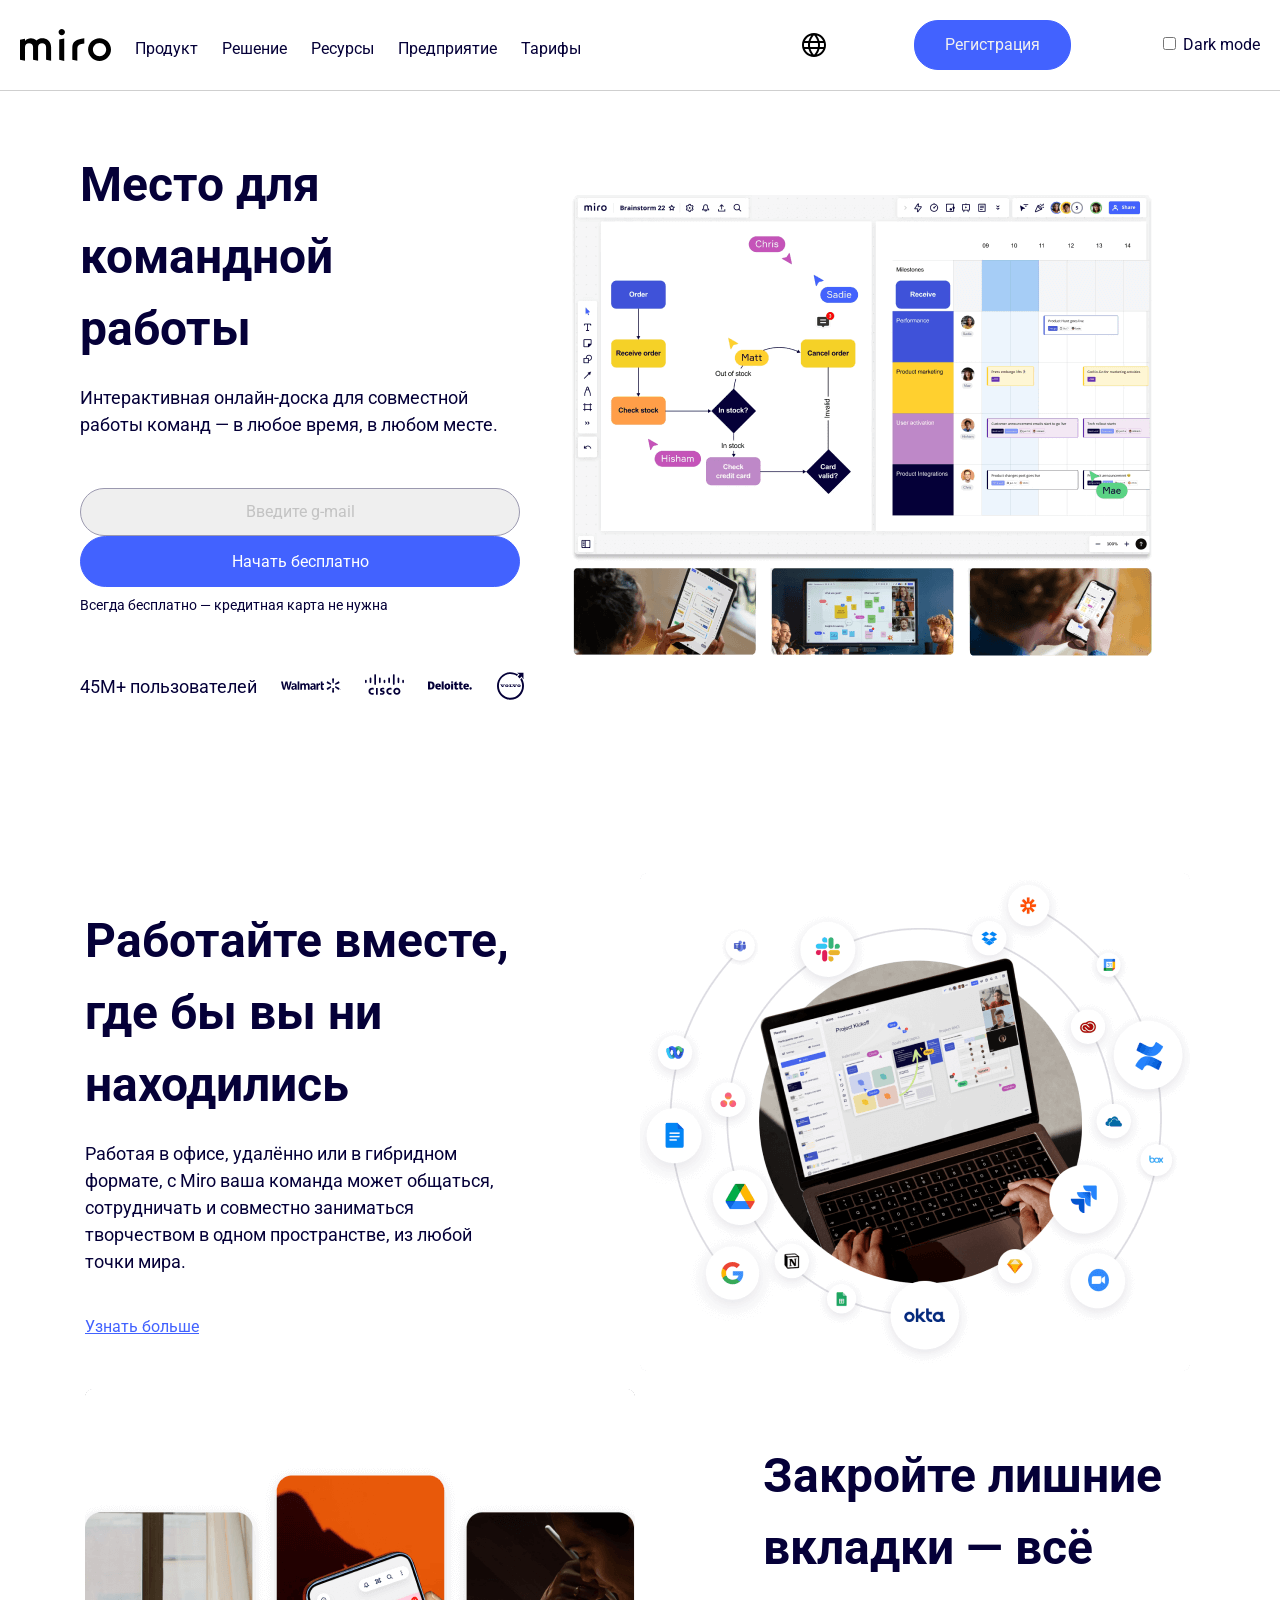
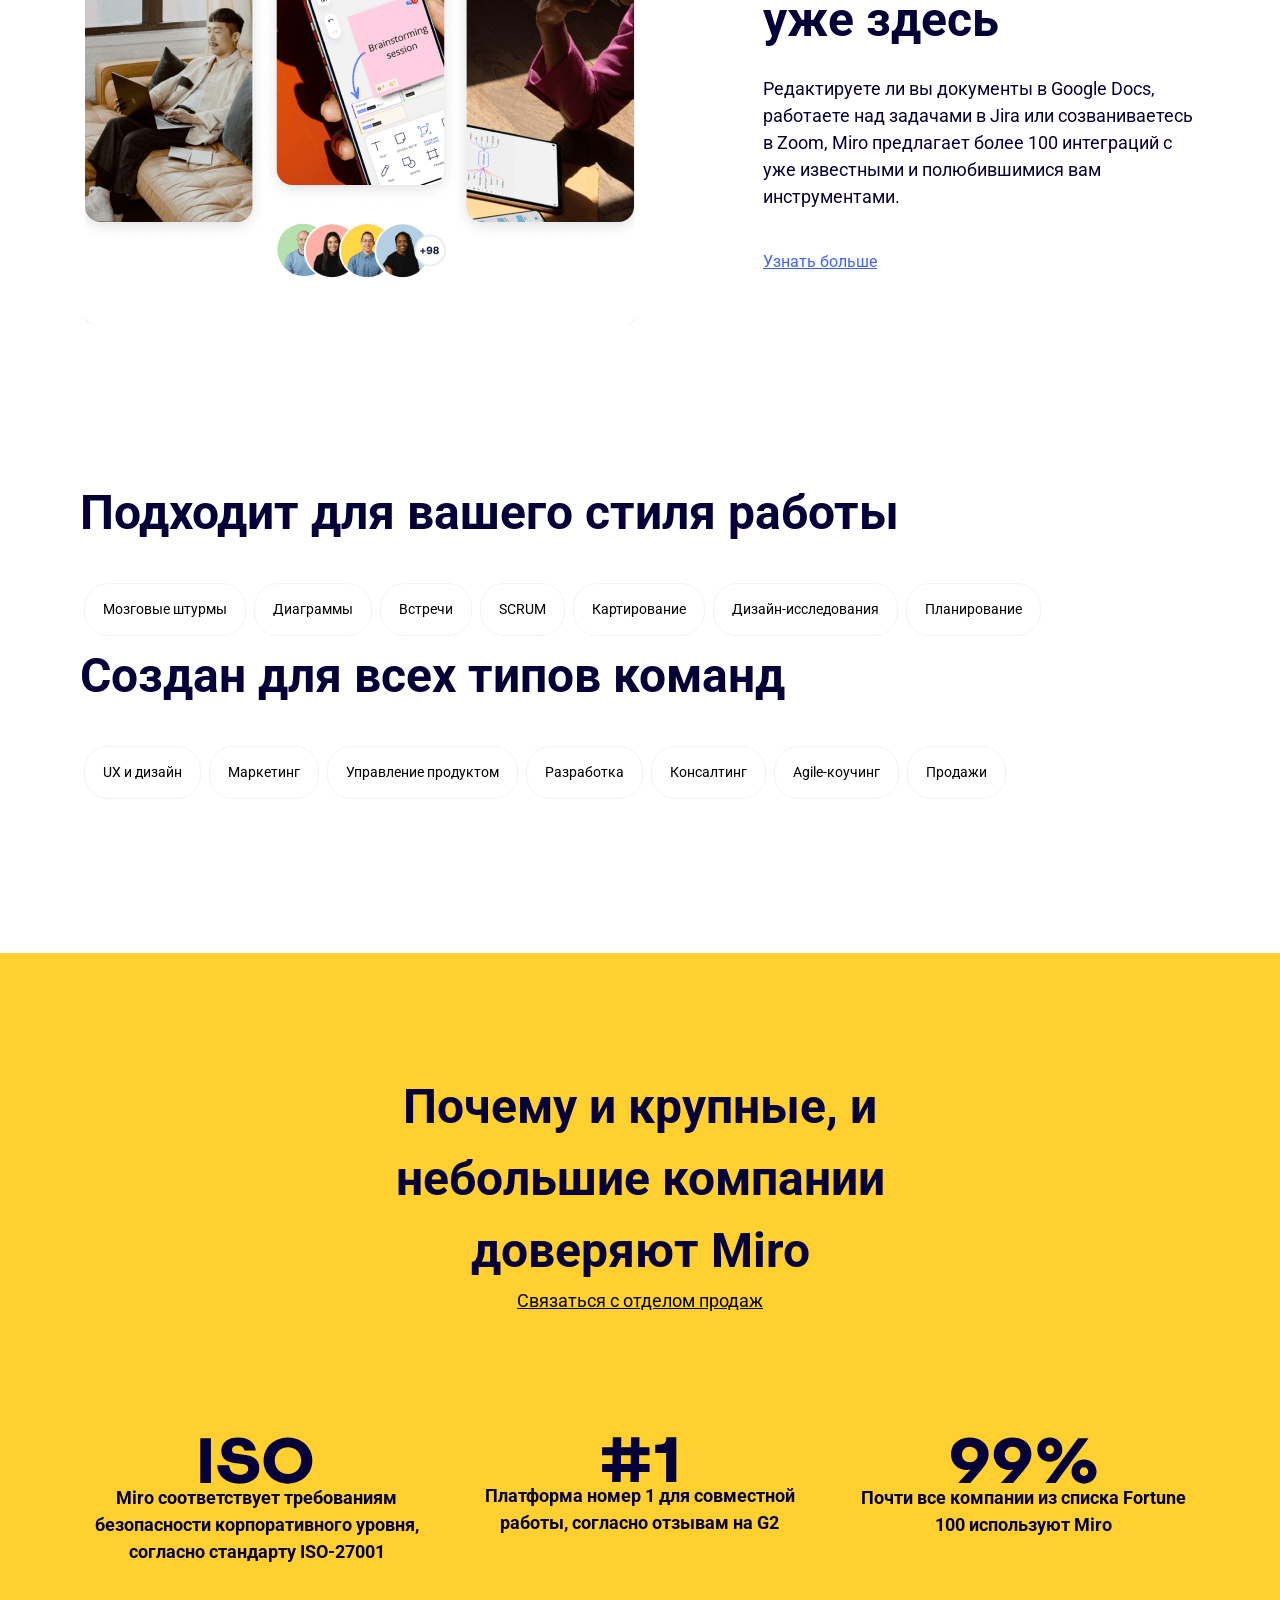
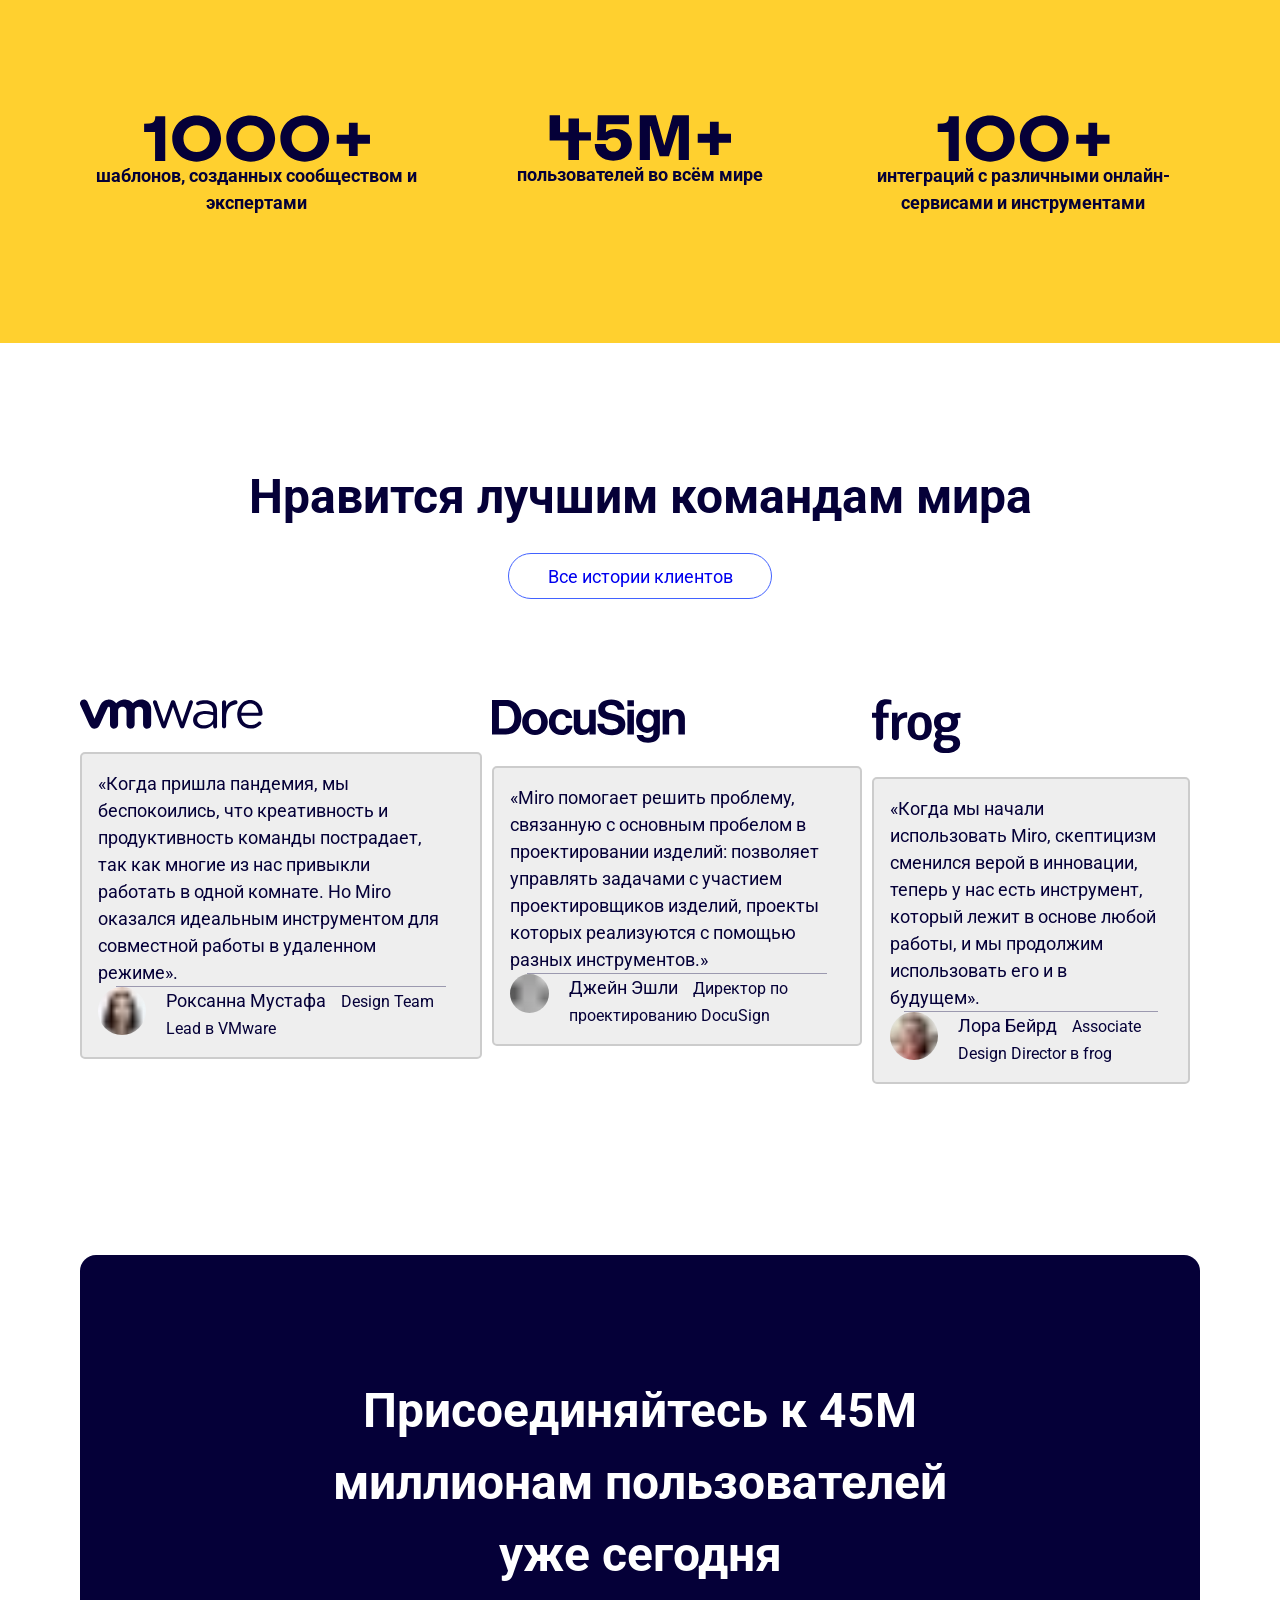
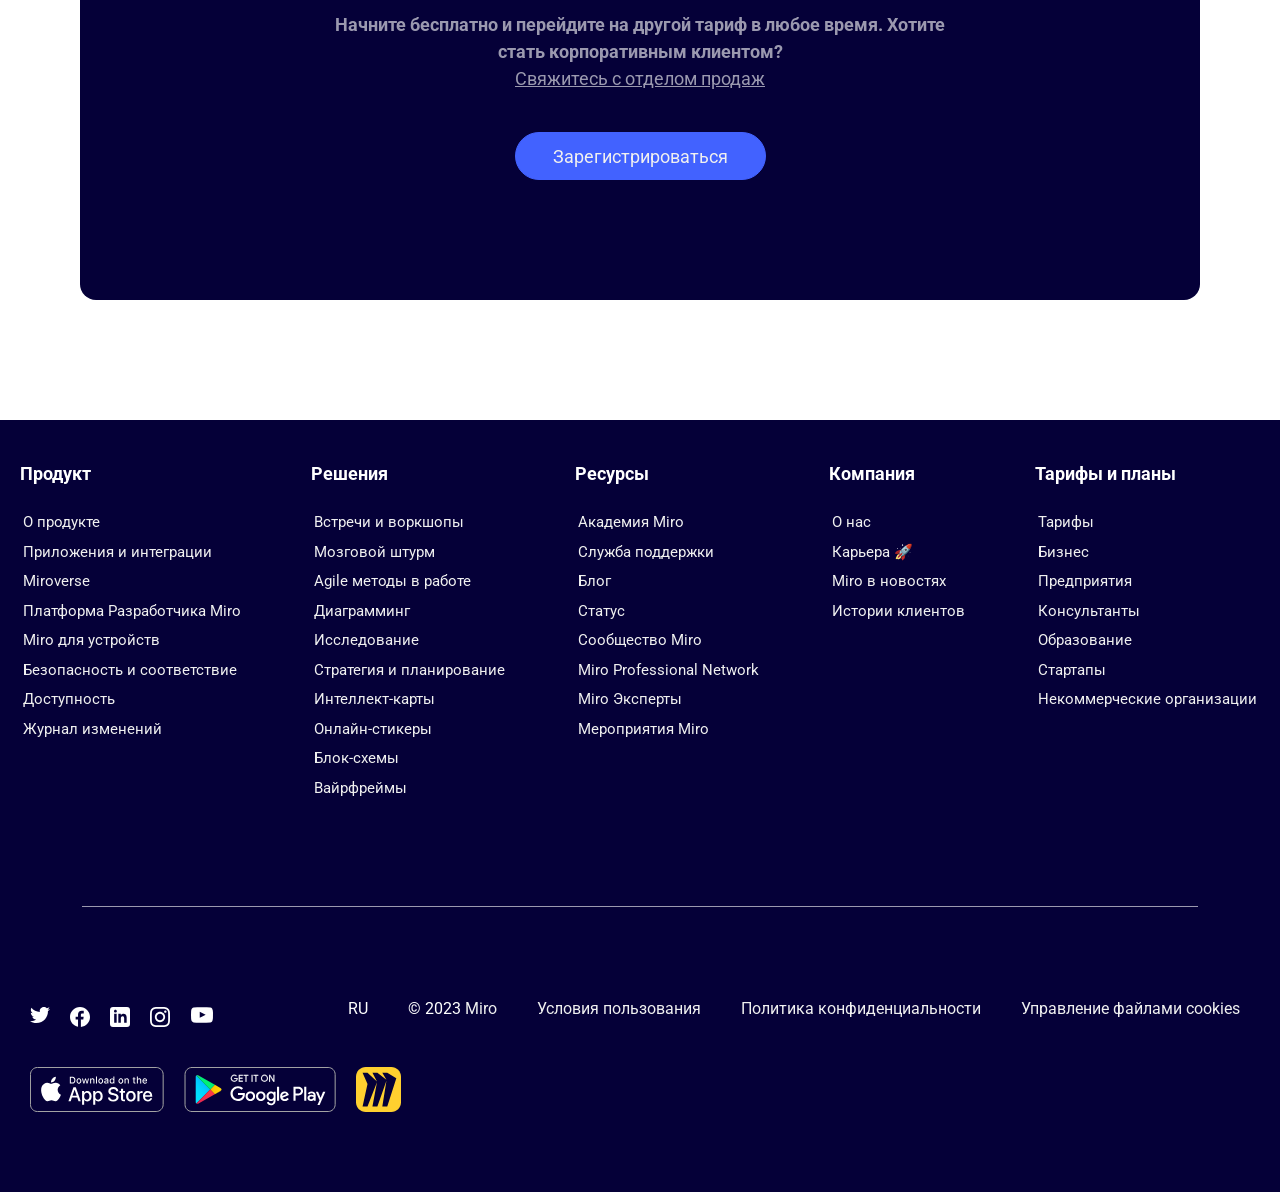
<file: index.html>
<!DOCTYPE html>
<html dir="ltr" lang="ru">



<head>
    <meta charset="UTF-8">
    <meta http-equiv="X-UA-Compatible" content="IE=edge">
    <meta name="viewport" content="width=device-width, initial-scale=1.0">
    <meta name="description" content="Miro">
    <meta property="og:title" content="Миро"/>
    <meta property="og:type" content="article"/>
    <meta property="og:url" content="https://iliaspaski.github.io/jubilant-octo-spork/ " />
    <meta property="og:image" content="https://www.google.com/search?q=%D0%9A%D0%93%D0%91&rlz=1C1GCEU_ruBY1023BY1023&source=lnms&tbm=isch&sa=X&ved=2ahUKEwjggJDkgKL-AhUjnf0HHbaaDxMQ_AUoAXoECAIQAw&biw=1920&bih=969&dpr=1#imgrc=L-80_J6pIG6k1M&imgdii=ZMrC7iaFuck4aM"/>
    <meta property="og:description" content="Миро"/>

    <title>Miro by Ilya.S.</title>
    <link rel="manifest" href="./manifest.webmanifest">
    <!--Google fonts-->
    <link rel="preconnect" href="https://fonts.googleapis.com">
    <link rel="preconnect" href="https://fonts.gstatic.com" crossorigin>
    <link rel="preload" href="https://fonts.googleapis.com/css2?family=Roboto&display=swap" as="style">
    <link href="https://fonts.googleapis.com/css2?family=Roboto&display=swap" rel="stylesheet">
    <!--Google fonts-->
    <link rel="preload" as="style" onload="this.onload=null;this.rel='stylesheet'"
        href="https://unpkg.com/aos@2.3.1/dist/aos.css" rel="stylesheet">
    <link rel="preload" href="https://unpkg.com/aos@2.3.1/dist/aos.css" as="style">
    <link href="https://unpkg.com/aos@2.3.1/dist/aos.css" rel="stylesheet">

    <link href="style.css" rel="stylesheet">
    <link href="media.css" rel="stylesheet">
    <script defer src="https://unpkg.com/aos@2.3.1/dist/aos.js"></script>
    <script defer src="index.js"></script>
    <script defer src="sw.js"></script>
    </head>

<body data-theme>

    <!-- Прелоадер -->
    <div class="preloader">
        <div class="preloader__image"></div>
    </div>


    <header class="header">
        <div class="blockOne">
            <img class="logo" src="img/Logo.svg" alt="logo">
            <ul class="navigation">
                <li>Продукт</li>
                <li>Решение</li>
                <li>Ресурсы</li>
                <li>Предприятие</li>
                <li>Тарифы</li>
            </ul>
        </div>
        <div class="blockToo">
            <img class="lang" src="img/Inet.svg" alt="lang">
            <button class="registr"><a href="https://miro.com/signup/">Регистрация</a></button>
            <label class="switch">
                <input type="checkbox" id="theme-toggle">
                <span class="slider round">Dark mode</span>
              </label>
        </div>
    </header>

    <div class="container">
        <main>
            <div class="introduction">
                <div class="post-1">
                    <h1>Место для командной работы</h1>
                    <div class="description">
                        <p>Интерактивная онлайн-доска для совместной работы команд — в любое время, в любом месте.</p>
                    </div>
                    <button class="input">Введите g-mail</button>
                    <button class="output"><a href="https://miro.com/signup/">Начать бесплатно</a></button>
                    <div class="description__free">
                        Всегда бесплатно — кредитная карта не нужна
                    </div>
                    <div class="partners">
                        <p>45M+ пользователей</p>
                        <svg width="60" height="33" viewBox="0 0 60 33" fill="none" xmlns="http://www.w3.org/2000/svg">
                            <path
                                d="M34.6349 18.02C34.6349 16.5942 34.0297 15.3345 31.9826 15.3345C30.9323 15.3345 30.0981 15.6363 29.6457 15.9005L29.9772 17.0444C30.3937 16.7809 31.0583 16.5639 31.6855 16.5639C32.7218 16.5625 32.8916 17.1536 32.8916 17.5336V17.6252C30.6293 17.6214 29.1993 18.4097 29.1993 20.0148C29.1993 20.9956 29.9253 21.9151 31.1943 21.9151C31.9687 21.9151 32.623 21.5999 33.0138 21.1025H33.0519C33.0519 21.1025 33.3096 22.1896 34.7345 21.7741C34.662 21.3187 34.6349 20.8391 34.6349 20.2561V18.02ZM32.9472 19.5255C32.9472 19.6406 32.9378 19.7602 32.9041 19.8628C32.7738 20.3019 32.3244 20.6693 31.7652 20.6693C31.2932 20.6693 30.9228 20.4 30.9228 19.8354C30.9228 18.972 31.8684 18.7344 32.9472 18.7403"
                                fill="#050038" />
                            <path
                                d="M0 13.3948C0 13.3948 1.47766 19.4906 1.7126 20.478C1.98925 21.6322 2.48474 22.0588 3.91485 21.7746L4.83848 17.9947C5.07196 17.0582 5.23076 16.3866 5.38154 15.4324H5.40715C5.5118 16.3962 5.66259 17.0582 5.85361 17.9976C5.85361 17.9976 6.23052 19.715 6.42595 20.6145C6.61622 21.5141 7.15193 22.0817 8.55498 21.7746L10.7536 13.3948H8.97873L8.22416 17.0198C8.02439 18.07 7.84289 18.8972 7.70161 19.8596H7.67598C7.54868 18.9076 7.38689 18.1142 7.17907 17.0855L6.3974 13.3948H4.54574L3.71137 16.991C3.4735 18.0892 3.25102 18.9696 3.11122 19.9016H3.08708C2.9429 19.0271 2.7475 17.9135 2.54035 16.8567C2.54035 16.8567 2.04487 14.2819 1.86996 13.3948"
                                fill="#050038" />
                            <path
                                d="M15.6994 18.02C15.6994 16.5942 15.0926 15.3345 13.0456 15.3345C11.9982 15.3345 11.1624 15.6363 10.7101 15.9005L11.0416 17.0444C11.4566 16.7809 12.1205 16.5639 12.7499 16.5639C13.7862 16.5625 13.956 17.1536 13.956 17.5336V17.6252C11.6938 17.6214 10.2622 18.4097 10.2622 20.0148C10.2622 20.9956 10.9912 21.9151 12.2544 21.9151C13.036 21.9151 13.6845 21.5999 14.0753 21.1025H14.1149C14.1149 21.1025 14.3739 22.1896 15.7974 21.7741C15.7243 21.3187 15.6994 20.8391 15.6994 20.2561V18.02ZM14.0102 19.5255C14.0102 19.6406 14.0007 19.7602 13.9685 19.8628C13.8367 20.3019 13.3874 20.6693 12.8268 20.6693C12.3576 20.6693 11.9858 20.4 11.9858 19.8354C11.9858 18.972 12.9314 18.7344 14.0102 18.7403"
                                fill="#050038" />
                            <path d="M16.6205 13.3948V21.7717H18.3097V19.9954V13.3948H16.6205Z" fill="#050038" />
                            <path
                                d="M39.8192 13.3948V19.5755C39.8192 20.4286 39.9779 21.0234 40.3197 21.3879C40.6198 21.7075 41.1109 21.9156 41.6957 21.9156C42.1977 21.9156 42.6888 21.8182 42.9208 21.7333L42.9004 20.4027C42.7269 20.4433 42.5286 20.478 42.2562 20.478C41.6796 20.478 41.4893 20.1097 41.4893 19.3437V16.9777H42.9604V15.377H41.4893V13.3948"
                                fill="#050038" />
                            <path
                                d="M35.4534 15.4797V21.774H37.1996V18.5504C37.1996 18.3771 37.2106 18.2272 37.2377 18.0884C37.3679 17.4088 37.8796 16.9785 38.6165 16.9785C38.8222 16.9785 38.962 17.0014 39.1172 17.0258V15.3756C38.9869 15.3521 38.8983 15.3395 38.738 15.3395C38.0844 15.3395 37.3438 15.7579 37.0313 16.6693H36.9881V15.4797"
                                fill="#050038" />
                            <path
                                d="M19.2907 15.4797V21.774H20.9924V18.0796C20.9924 17.9062 21.0114 17.7291 21.0721 17.5689C21.2105 17.1948 21.5537 16.7616 22.1048 16.7616C22.7898 16.7616 23.1134 17.3446 23.1134 18.1859V21.774H24.8106V18.0354C24.8106 17.8722 24.8333 17.6722 24.8808 17.5276C25.017 17.1033 25.3888 16.7616 25.9026 16.7616C26.5949 16.7616 26.9302 17.3321 26.9302 18.3239V21.774H28.6259V18.0627C28.6259 16.1129 27.6423 15.3395 26.5254 15.3395C26.0343 15.3395 25.6435 15.4612 25.2922 15.6797C24.995 15.8634 24.7345 16.1225 24.501 16.4612H24.4754C24.2068 15.7837 23.5759 15.3395 22.7518 15.3395C21.695 15.3395 21.2148 15.8774 20.9324 16.3321H20.9067V15.4797"
                                fill="#050038" />
                            <path
                                d="M52.0996 15.1974C52.4333 15.1974 52.7144 15.0217 52.751 14.7959L53.0818 11.0174C53.0818 10.6433 52.6449 10.337 52.0996 10.337C51.5514 10.337 51.1174 10.6433 51.1174 11.0174L51.4511 14.7959C51.4863 15.0217 51.7658 15.1974 52.0996 15.1974Z"
                                fill="#050038" />
                            <path
                                d="M50.0697 16.3798C50.2351 16.0846 50.2255 15.757 50.047 15.6108L46.9584 13.4331C46.6371 13.2441 46.1563 13.4692 45.8811 13.9459C45.6066 14.422 45.6623 14.9562 45.977 15.1414L49.3963 16.7399C49.6152 16.8226 49.9013 16.6691 50.0697 16.3769"
                                fill="#050038" />
                            <path
                                d="M54.1287 16.3767C54.3036 16.669 54.5897 16.8225 54.8027 16.7443L58.2221 15.1414C58.5398 14.9525 58.5873 14.4233 58.3187 13.9473C58.0443 13.4705 57.5605 13.247 57.2399 13.4322L54.1506 15.6078C53.9793 15.7561 53.9669 16.0852 54.1323 16.3797"
                                fill="#050038" />
                            <path
                                d="M52.0996 19.917C52.4333 19.917 52.7144 20.0926 52.751 20.3185L53.0818 24.0969C53.0818 24.4711 52.6449 24.7744 52.0996 24.7744C51.5514 24.7744 51.1174 24.4711 51.1174 24.0969L51.4511 20.3185C51.4863 20.0926 51.7658 19.917 52.0996 19.917Z"
                                fill="#050038" />
                            <path
                                d="M54.1287 18.7384C54.3036 18.4454 54.5897 18.2889 54.8027 18.3738L58.2221 19.9738C58.5398 20.159 58.5873 20.6926 58.3187 21.1693C58.0443 21.6423 57.5605 21.8674 57.2399 21.6822L54.1506 19.5037C53.9793 19.3568 53.9669 19.0292 54.1323 18.7384"
                                fill="#050038" />
                            <path
                                d="M50.0697 18.7353C50.2351 19.0297 50.2255 19.3566 50.047 19.5042L46.9584 21.6791C46.6371 21.868 46.1563 21.6422 45.8811 21.1692C45.6066 20.6931 45.6623 20.1588 45.977 19.9736L49.3963 18.3736C49.6152 18.2895 49.9013 18.4445 50.0697 18.7353Z"
                                fill="#050038" />
                            <path
                                d="M59.2226 21.3504H59.2651C59.3229 21.3504 59.3463 21.3688 59.3529 21.4154C59.3654 21.467 59.3719 21.5017 59.3844 21.5164H59.4942C59.4846 21.5054 59.4722 21.4773 59.4656 21.4124C59.4532 21.3563 59.4246 21.3246 59.3844 21.3135V21.3032C59.44 21.2907 59.4722 21.253 59.4722 21.2065C59.4722 21.1644 59.4532 21.1342 59.4341 21.115C59.3976 21.0973 59.3624 21.0832 59.2849 21.0832C59.2161 21.0832 59.1655 21.0892 59.1253 21.0988V21.5164H59.2226V21.3504ZM59.2255 21.16L59.2753 21.1534C59.3339 21.1534 59.3654 21.1807 59.3654 21.219C59.3654 21.2619 59.3229 21.2818 59.2688 21.2818H59.2255V21.16ZM59.2878 20.8766C59.0477 20.8766 58.8574 21.0656 58.8574 21.2973C58.8574 21.5349 59.0477 21.7239 59.2878 21.7239C59.5308 21.7239 59.7152 21.5349 59.7152 21.2973C59.7152 21.0656 59.5308 20.8766 59.2878 20.8766ZM59.2878 20.9615C59.4722 20.9615 59.6091 21.112 59.6091 21.2973C59.6091 21.484 59.4722 21.6389 59.2878 21.636C59.1034 21.636 58.9635 21.484 58.9635 21.2973C58.9635 21.112 59.1034 20.9615 59.2849 20.9615"
                                fill="#050038" />
                        </svg>
                        <svg width="39" height="33" viewBox="0 0 39 33" fill="none" xmlns="http://www.w3.org/2000/svg">
                            <path
                                d="M0.847559 11.7358C0.380875 11.7358 0 12.1158 0 12.5841V14.3689C0 14.8398 0.381535 15.2206 0.847559 15.2206C1.31359 15.2206 1.69512 14.8405 1.69512 14.3689V12.5841C1.69512 12.1151 1.31425 11.7358 0.847559 11.7358ZM3.50642 23.2912C3.50642 25.482 5.19033 26.8125 7.10991 26.8125C7.87232 26.8125 8.45452 26.6308 8.66703 26.5704V24.7451C8.59375 24.7862 8.03537 25.1059 7.23265 25.1059C6.09466 25.1059 5.36129 24.3013 5.36129 23.2906C5.36129 22.2797 6.127 21.4772 7.23265 21.4772C8.04919 21.4772 8.59841 21.8041 8.66703 21.84V20.0146C8.50665 19.9669 7.91324 19.7713 7.10991 19.7713C5.0319 19.7713 3.50642 21.2609 3.50642 23.2912ZM10.1615 6.1875C9.86974 6.1875 9.61165 6.33607 9.45914 6.56158C9.36739 6.69689 9.31395 6.86005 9.31395 7.03581V16.0656C9.31395 16.2427 9.36739 16.4065 9.45914 16.5418C9.61165 16.768 9.86974 16.9166 10.1615 16.9166C10.4532 16.9166 10.7114 16.768 10.8638 16.5418C10.9556 16.4058 11.0091 16.242 11.0091 16.0656V7.03649C11.0091 6.86072 10.9556 6.69756 10.8638 6.56225C10.7114 6.33674 10.4532 6.1875 10.1615 6.1875ZM24.1265 15.2206C24.5932 15.2206 24.974 14.8405 24.974 14.3689V10.2414C24.974 9.77316 24.5932 9.39242 24.1265 9.39242C23.6598 9.39242 23.2789 9.77316 23.2789 10.2414V14.3696C23.2789 14.8405 23.6598 15.2206 24.1265 15.2206ZM31.8635 19.7713C29.7822 19.7713 28.289 21.3485 28.289 23.2906C28.289 25.2326 29.7815 26.8118 31.8635 26.8118C33.9454 26.8118 35.4398 25.2352 35.4398 23.2906C35.4398 21.3458 33.9447 19.7713 31.8635 19.7713ZM31.8635 25.0807C30.8502 25.0807 30.0984 24.2802 30.0984 23.2912C30.0984 22.3023 30.8508 21.503 31.8635 21.503C32.876 21.503 33.6298 22.3036 33.6298 23.2912C33.6298 24.2788 32.8754 25.0807 31.8635 25.0807ZM11.0137 26.6918H12.7213V19.892H11.0137V26.6918ZM5.50454 15.2206C5.97122 15.2206 6.35209 14.8405 6.35209 14.3689V10.2414C6.35209 9.77316 5.97122 9.39242 5.50454 9.39242C5.03784 9.39242 4.65697 9.77316 4.65697 10.2414V14.3696C4.65697 14.8405 5.03784 15.2206 5.50454 15.2206ZM33.4411 15.2206C33.9078 15.2206 34.2887 14.8405 34.2887 14.3689V10.2414C34.2887 9.77316 33.9078 9.39242 33.4411 9.39242C32.9744 9.39242 32.5935 9.77316 32.5935 10.2414V14.3696C32.5935 14.8405 32.9744 15.2206 33.4411 15.2206ZM28.7841 16.9166C29.0759 16.9166 29.334 16.768 29.4865 16.5418C29.5782 16.4058 29.6317 16.242 29.6317 16.0656V7.03649C29.6317 6.86072 29.5782 6.69756 29.4865 6.56225C29.334 6.33674 29.0759 6.18816 28.7841 6.18816C28.4924 6.18816 28.2342 6.33674 28.0818 6.56225C27.99 6.69756 27.9365 6.86072 27.9365 7.03649V16.0656C27.9365 16.2427 27.99 16.4065 28.0818 16.5418C28.2342 16.768 28.4924 16.9166 28.7841 16.9166ZM38.0981 11.7351C37.6314 11.7351 37.2505 12.1151 37.2505 12.5834V14.3683C37.2505 14.8392 37.6314 15.2199 38.0981 15.2199C38.5647 15.2199 38.9456 14.8398 38.9456 14.3683V12.5834C38.9456 12.1144 38.5641 11.7351 38.0981 11.7351ZM21.3316 23.2906C21.3316 25.4813 23.0155 26.8118 24.9351 26.8118C25.6975 26.8118 26.2797 26.6301 26.4922 26.5697V24.7444C26.419 24.7855 25.8606 25.1052 25.0578 25.1052C23.9199 25.1052 23.1865 24.3007 23.1865 23.2899C23.1865 22.2791 23.9522 21.4765 25.0578 21.4765C25.8744 21.4765 26.4236 21.8035 26.4922 21.8393V20.014C26.3318 19.9662 25.7384 19.7706 24.9351 19.7706C22.8571 19.7706 21.3316 21.2603 21.3316 23.2906ZM19.4761 11.7351C19.4761 11.7351 19.4741 11.7351 19.4735 11.7351C19.4728 11.7351 19.4715 11.7351 19.4709 11.7351C19.0042 11.7351 18.6233 12.1151 18.6233 12.5834V14.3683C18.6233 14.8392 19.0048 15.2199 19.4709 15.2199C19.4715 15.2199 19.4728 15.2199 19.4735 15.2199C19.4741 15.2199 19.4754 15.2199 19.4761 15.2199C19.9428 15.2199 20.3237 14.8398 20.3237 14.3683V12.5834C20.3237 12.1144 19.9421 11.7351 19.4761 11.7351ZM15.6667 14.3689V10.2414C15.6667 9.77316 15.2858 9.39242 14.8191 9.39242C14.3525 9.39242 13.9716 9.77316 13.9716 10.2414V14.3696C13.9716 14.8405 14.3525 15.2212 14.8191 15.2212C15.2858 15.2212 15.6667 14.8405 15.6667 14.3689ZM18.0615 22.5855L17.5902 22.4349C17.309 22.346 16.8074 22.2014 16.8074 21.7876C16.8074 21.4606 17.179 21.2304 17.8635 21.2304C18.4543 21.2304 19.1732 21.4301 19.1982 21.438V19.9868C19.1474 19.9729 18.3652 19.7699 17.5334 19.7699C15.9591 19.7699 15.0119 20.6242 15.0119 21.8957C15.0119 23.0213 15.8046 23.583 16.7558 23.8848C16.8615 23.92 17.0166 23.9684 17.1202 24.0029C17.544 24.1369 17.882 24.3358 17.882 24.6801C17.882 25.0654 17.4912 25.3149 16.6416 25.3149C15.8951 25.3149 15.1796 25.1006 15.029 25.0621V26.6268C15.1128 26.6447 15.9637 26.8125 16.872 26.8125C18.179 26.8125 19.6734 26.2388 19.6734 24.5308C19.6734 23.7025 19.1685 22.9397 18.0602 22.5855H18.0615Z"
                                fill="#050038" />
                        </svg>
                        <svg width="45" height="33" viewBox="0 0 45 33" fill="none" xmlns="http://www.w3.org/2000/svg">
                            <path
                                d="M41.443 20.4896C41.443 19.8439 41.9628 19.32 42.6028 19.32C43.2432 19.32 43.7624 19.8439 43.7624 20.4896C43.7624 21.1353 43.2432 21.6588 42.6028 21.6588C41.9628 21.6588 41.443 21.1353 41.443 20.4896Z"
                                fill="#050038" />
                            <path
                                d="M4.45164 17.3918C4.45164 16.651 4.30969 16.1014 4.02576 15.7434C3.74148 15.3857 3.31085 15.207 2.73193 15.207H2.11609V19.737H2.58726C3.2303 19.737 3.70153 19.5448 4.00157 19.159C4.30126 18.7739 4.45164 18.1847 4.45164 17.3918ZM6.6479 17.3146C6.6479 18.6643 6.28811 19.7042 5.56855 20.4341C4.84898 21.1644 3.83746 21.5296 2.53358 21.5296H0V13.4425H2.71043C3.96765 13.4425 4.93825 13.7745 5.62223 14.4381C6.3059 15.1021 6.6479 16.0605 6.6479 17.3146Z"
                                fill="#050038" />
                            <path
                                d="M33.867 19.991C34.1392 19.991 34.4634 19.9213 34.8417 19.7829V21.3007C34.5702 21.4212 34.3113 21.5075 34.0657 21.5585C33.8197 21.6103 33.5324 21.6361 33.2018 21.6361C32.5249 21.6361 32.0369 21.4645 31.7379 21.122C31.4388 20.7795 31.2892 20.2537 31.2892 19.544V17.0573H30.5827V15.498H31.2892V13.9341L33.3207 13.6011V15.498H34.6077V17.0573H33.3207V19.4052C33.3207 19.7958 33.5029 19.991 33.867 19.991Z"
                                fill="#050038" />
                            <path
                                d="M37.3855 17.7655C37.4131 17.4352 37.5067 17.1933 37.6665 17.0386C37.8269 16.8843 38.0249 16.8071 38.2619 16.8071C38.5203 16.8071 38.7256 16.8937 38.878 17.0684C39.0314 17.242 39.1113 17.4745 39.1177 17.7655H37.3855ZM40.2289 16.1019C39.7497 15.6281 39.0697 15.3909 38.19 15.3909C37.2654 15.3909 36.5539 15.6633 36.0552 16.2082C35.5568 16.753 35.3074 17.5348 35.3074 18.5534C35.3074 19.5399 35.5769 20.3006 36.1145 20.8346C36.6526 21.3686 37.408 21.636 38.381 21.636C38.8482 21.636 39.2503 21.6038 39.5872 21.5399C39.9222 21.4766 40.2464 21.3622 40.5608 21.197L40.2511 19.8376C40.0225 19.9317 39.805 20.0041 39.5996 20.0518C39.3029 20.1212 38.9774 20.1561 38.6229 20.1561C38.2344 20.1561 37.9276 20.0603 37.7027 19.8688C37.4778 19.6769 37.358 19.4123 37.3443 19.0752H40.9481V18.149C40.9481 17.2579 40.7085 16.5754 40.2289 16.1019Z"
                                fill="#050038" />
                            <path d="M13.6657 21.5298H15.6818V13.4089H13.6657V21.5298Z" fill="#050038" />
                            <path
                                d="M18.5141 18.5007C18.5141 19.0185 18.5813 19.4134 18.7152 19.6848C18.8495 19.9565 19.0743 20.0922 19.3904 20.0922C19.7032 20.0922 19.9244 19.9565 20.0533 19.6848C20.1821 19.4134 20.2462 19.0185 20.2462 18.5007C20.2462 17.9857 20.1811 17.5972 20.0506 17.3349C19.9197 17.0719 19.6966 16.9403 19.3801 16.9403C19.0706 16.9403 18.8495 17.0712 18.7152 17.3318C18.5813 17.5928 18.5141 17.9822 18.5141 18.5007ZM22.2982 18.5007C22.2982 19.4872 22.0418 20.2568 21.5276 20.8083C21.0138 21.3603 20.2946 21.6364 19.37 21.6364C18.4833 21.6364 17.7774 21.3542 17.2536 20.7897C16.729 20.2253 16.4669 19.4625 16.4669 18.5007C16.4669 17.5173 16.7237 16.7531 17.2379 16.2083C17.752 15.6634 18.4729 15.3911 19.4012 15.3911C19.9748 15.3911 20.4822 15.5173 20.9219 15.7694C21.3619 16.0215 21.7015 16.3826 21.9401 16.853C22.1791 17.3227 22.2982 17.8723 22.2982 18.5007Z"
                                fill="#050038" />
                            <path d="M23.0988 21.53H25.1153V18.422V15.4977H23.0988V21.53Z" fill="#050038" />
                            <path d="M23.0988 14.768H25.1153V13.4086H23.0988V14.768Z" fill="#050038" />
                            <path
                                d="M29.2003 19.9915C29.4725 19.9915 29.7967 19.9218 30.175 19.7834V21.3012C29.903 21.4217 29.6447 21.5079 29.399 21.5591C29.1533 21.6109 28.865 21.6366 28.5351 21.6366C27.8582 21.6366 27.3702 21.465 27.0705 21.1225C26.7721 20.78 26.6224 20.2541 26.6224 19.5445V17.0578H25.9163V15.4984H26.6224V13.958L28.6543 13.6016V15.4984H29.9407V17.0578H28.6543V19.4058C28.6543 19.7963 28.8365 19.9915 29.2003 19.9915Z"
                                fill="#050038" />
                            <path
                                d="M9.32378 17.766C9.35126 17.4358 9.44494 17.1938 9.60462 17.0391C9.76478 16.8848 9.96312 16.8077 10.2005 16.8077C10.4582 16.8077 10.6636 16.8943 10.8163 17.0689C10.9696 17.2425 11.0492 17.475 11.0563 17.766H9.32378ZM12.1674 16.1024C11.6878 15.6286 11.0082 15.3914 10.1283 15.3914C9.2033 15.3914 8.4921 15.6638 7.99369 16.2086C7.49535 16.7535 7.24567 17.5352 7.24567 18.5538C7.24567 19.5403 7.51485 20.3011 8.05314 20.8351C8.59083 21.3691 9.34628 21.6365 10.3192 21.6365C10.7864 21.6365 11.1884 21.6043 11.5254 21.5403C11.8603 21.4771 12.1846 21.3627 12.4994 21.1976L12.1893 19.8381C11.9607 19.9322 11.7432 20.0046 11.5382 20.0523C11.2408 20.1217 10.9156 20.1566 10.5611 20.1566C10.1728 20.1566 9.86583 20.0608 9.64096 19.8692C9.41576 19.6774 9.2963 19.4127 9.28253 19.0757H12.8863V18.1495C12.8863 17.2584 12.6468 16.5758 12.1674 16.1024Z"
                                fill="#050038" />
                        </svg>
                        <svg width="27" height="33" viewBox="0 0 27 33" fill="none" xmlns="http://www.w3.org/2000/svg">
                            <path
                                d="M12.2315 18.9172H15.5085V17.803H15.1487C15.1487 18.2292 14.8426 18.5434 14.3751 18.5434H13.8706V16.88H14.4146V16.511H12.2315V16.88H12.7815V18.5434H12.2315V18.916V18.9172Z"
                                fill="#050038" />
                            <path
                                d="M17.0845 18.9184L18.3589 18.9196L19.4409 16.8812H19.9836V16.511H18.3518V16.8812H18.824L18.0349 18.3643L17.2363 16.8812H17.809V16.511H15.4418L15.4406 16.8812H15.9834L17.0845 18.9184Z"
                                fill="#050038" />
                            <path
                                d="M5.70628 16.511H3.33912L3.33792 16.8812H3.8795L4.98178 18.9184L6.25622 18.9196L7.33819 16.8812H7.88096V16.511H6.24905V16.8812H6.7201L5.93224 18.3643L5.13362 16.8812H5.70628V16.511Z"
                                fill="#050038" />
                            <path
                                d="M8.19808 17.7167C8.19808 18.4254 8.7588 18.9892 9.88261 18.9892C11.0064 18.9892 11.5611 18.4254 11.5611 17.7167C11.5611 17.0178 10.9729 16.4601 9.87545 16.4601C8.77912 16.4601 8.19693 17.0178 8.19693 17.7167H8.19808ZM10.4612 17.7228C10.4541 18.1599 10.2759 18.6154 9.86465 18.608C9.46417 18.6008 9.2884 18.1502 9.29563 17.7021C9.304 17.2382 9.52155 16.8339 9.89698 16.84C10.2724 16.8473 10.4696 17.2589 10.4624 17.7228H10.4612Z"
                                fill="#050038" />
                            <path
                                d="M20.2966 17.7167C20.2966 18.4254 20.8574 18.9892 21.9812 18.9892C23.105 18.9892 23.6597 18.4254 23.6597 17.7167C23.6597 17.0178 23.0715 16.4601 21.9752 16.4601C20.8789 16.4601 20.2966 17.0178 20.2966 17.7167ZM21.9955 16.84C22.3697 16.8473 22.5681 17.2589 22.5598 17.7228C22.5514 18.1599 22.3745 18.6154 21.9632 18.608C21.5627 18.6008 21.387 18.1502 21.3941 17.7021C21.4025 17.2382 21.6201 16.8339 21.9955 16.84Z"
                                fill="#050038" />
                            <path
                                d="M24.6089 10.0624L23.2376 11.459C24.4129 13.3063 25.0967 15.509 25.0967 17.875C25.0967 24.3981 19.9045 29.6865 13.5 29.6865C7.09553 29.6865 1.9033 24.3981 1.9033 17.875C1.9033 11.3519 7.09553 6.06354 13.5 6.06354C15.8277 6.06354 17.9952 6.76248 19.8125 7.96558L21.1837 6.56888C19.0031 5.02851 16.3549 4.125 13.5 4.125C6.04463 4.125 0 10.2803 0 17.875C0 25.4684 6.04344 31.625 13.5 31.625C20.9554 31.625 27 25.4697 27 17.875C27 14.9733 26.1165 12.281 24.6101 10.0624H24.6089Z"
                                fill="#050038" />
                            <path
                                d="M20.2896 4.6665V5.05251C21.1085 5.50426 21.8785 6.03761 22.5922 6.6367L20.6686 8.59591C21.3943 9.17554 22.0494 9.84283 22.6197 10.5807L24.5409 8.62396C25.1303 9.35209 25.654 10.1375 26.0975 10.9595H26.467V4.6665H20.2884H20.2896Z"
                                fill="#050038" />
                        </svg>

                    </div>
                </div>
                <div class="post-2">
                    <img class="headerimage" src="img/headerimage-without-text 1.png" alt="headerimage">
                </div>
            </div>


            <div class="content">
                <div class="description__content" data-aos="fade-up" data-aos-offset="75" data-aos-once="true">
                    <div class="description__content1">
                        <h1>Работайте вместе, где бы вы ни находились</h1>
                        <p>Работая в офисе, удалённо или в гибридном формате, с Miro ваша команда может общаться,
                            сотрудничать и совместно заниматься творчеством в одном пространстве, из любой точки мира.
                        </p>
                        <a href="https://miro.com/hybrid-work/">Узнать больше</a>
                    </div>
                    <div class="description__content2">
                        <img class="img" src="img/IMAGE.png" alt="img">
                    </div>
                    <div class="description__content3">
                        <img class="img1" src="img/IMAGE (1).png" alt="img1">
                    </div>
                    <div class="description__content4">
                        <h1>Закройте лишние вкладки — всё уже здесь</h1>
                        <p>Редактируете ли вы документы в Google Docs, работаете над задачами в Jira или созваниваетесь
                            в Zoom, Miro предлагает более 100 интеграций с уже известными и полюбившимися вам
                            инструментами.</p>
                        <a href="https://miro.com/integrations/">Узнать больше</a>
                    </div>
                </div>

                <div class="example__content">
                    <div class="example__content1" data-aos="fade-right" data-aos-offset="75" data-aos-once="true"
                        data-aos-duration="1000">
                        <h2>Подходит для вашего стиля работы</h2>
                        <div class="tab">
                            <button class="tablinks" onclick="openCity(event, 'Мозговые штурмы')">Мозговые
                                штурмы</button>
                            <button class="tablinks" onclick="openCity(event, 'Диаграммы')">Диаграммы</button>
                            <button class="tablinks" onclick="openCity(event, 'Встречи')">Встречи</button>
                            <button class="tablinks" onclick="openCity(event, 'SCRUM')">SCRUM</button>
                            <button class="tablinks" onclick="openCity(event, 'Картирование')">Картирование</button>
                            <button class="tablinks"
                                onclick="openCity(event, 'Дизайн-исследования')">Дизайн-исследования</button>
                            <button class="tablinks" onclick="openCity(event, 'Планирование')">Планирование</button>
                        </div>
                        <div id="Мозговые штурмы" class="tabcontent">
                            <div class="tc1">
                                <div class="tc1_1">
                                    <h3>Мозговой штурм</h3>
                                    <p>Генерируйте творческие идеи и развивайте их с помощью стикеров, изображений,
                                        интеллект-карт, видео, рисования и не только.</p>
                                    <a href = "https://iliaspaski.github.io/jubilant-octo-spork/">Узнать больше</a>
                                </div>
                                <img class="img" src="img/Tab_con1_1.svg" alt="img">
                            </div>
                        </div>
                        <div id="Диаграммы" class="tabcontent">
                            <div class="tc1">
                                <div class="tc1_1">
                                    <h3>Диаграммы</h3>
                                    <p>Генерируйте творческие идеи и развивайте их с помощью стикеров, изображений,
                                        интеллект-карт, видео, рисования и не только.</p>
                                    <a href = "https://iliaspaski.github.io/jubilant-octo-spork/">Узнать больше</a>
                                </div>
                                <img class="img" src="img/Tab_con1_1.svg" alt="img">
                            </div>
                        </div>
                        <div id="Встречи" class="tabcontent">
                            <div class="tc1">
                                <div class="tc1_1">
                                    <h3>Встречи</h3>
                                    <p>Генерируйте творческие идеи и развивайте их с помощью стикеров, изображений,
                                        интеллект-карт, видео, рисования и не только.</p>
                                    <a href = "https://iliaspaski.github.io/jubilant-octo-spork/">Узнать больше</a>
                                </div>
                                <img class="img" src="img/Tab_con1_1.svg" alt="img">
                            </div>
                        </div>
                        <div id="SCRUM" class="tabcontent">
                            <div class="tc1">
                                <div class="tc1_1">
                                    <h3>SCRUM</h3>
                                    <p>Генерируйте творческие идеи и развивайте их с помощью стикеров, изображений,
                                        интеллект-карт, видео, рисования и не только.</p>
                                    <a href = "https://iliaspaski.github.io/jubilant-octo-spork/">Узнать больше</a>
                                </div>
                                <img class="img" src="img/Tab_con1_1.svg" alt="img">
                            </div>
                        </div>
                        <div id="Картирование" class="tabcontent">
                            <div class="tc1">
                                <div class="tc1_1">
                                    <h3>Картирование</h3>
                                    <p>Генерируйте творческие идеи и развивайте их с помощью стикеров, изображений,
                                        интеллект-карт, видео, рисования и не только.</p>
                                    <a href = "https://iliaspaski.github.io/jubilant-octo-spork/">Узнать больше</a>
                                </div>
                                <img class="img" src="img/Tab_con1_1.svg" alt="img">
                            </div>
                        </div>
                        <div id="Дизайн-исследования" class="tabcontent">

                            <div class="tc1">
                                <div class="tc1_1">
                                    <h3>Дизайн-исследования</h3>
                                    <p>Генерируйте творческие идеи и развивайте их с помощью стикеров, изображений,
                                        интеллект-карт, видео, рисования и не только.</p>
                                    <a href = "https://iliaspaski.github.io/jubilant-octo-spork/">Узнать больше</a>
                                </div>
                                <img class="img" src="img/Tab_con1_1.svg" alt="img">
                            </div>
                        </div>
                        <div id="Планирование" class="tabcontent">

                            <div class="tc1">
                                <div class="tc1_1">
                                    <h3>Планирование</h3>
                                    <p>Генерируйте творческие идеи и развивайте их с помощью стикеров, изображений,
                                        интеллект-карт, видео, рисования и не только.</p>
                                    <a href = "https://iliaspaski.github.io/jubilant-octo-spork/">Узнать больше</a>
                                </div>
                                <img class="img" src="img/Tab_con1_1.svg" alt="img">
                            </div>
                        </div>


                    </div>
                    <div class="example__content2" data-aos="fade-left" data-aos-offset="75" data-aos-duration="1000"
                        data-aos-once="true">
                        <h2>Создан для всех типов команд</h2>
                        <div class="tab">
                            <button class="tablinks" onclick="openCity(event, 'UX и дизайн')">UX и дизайн</button>
                            <button class="tablinks" onclick="openCity(event, 'Маркетинг')">Маркетинг</button>
                            <button class="tablinks" onclick="openCity(event, 'Управление продуктом')">Управление
                                продуктом</button>
                            <button class="tablinks" onclick="openCity(event, 'Разработка')">Разработка</button>
                            <button class="tablinks" onclick="openCity(event, 'Консалтинг')">Консалтинг</button>
                            <button class="tablinks" onclick="openCity(event, 'Agile-коучинг')">Agile-коучинг</button>
                            <button class="tablinks" onclick="openCity(event, 'Продажи')">Продажи</button>
                        </div>
                        <div id="UX и дизайн" class="tabcontent">
                            <div class="tc2">
                                <div class="tc2_1">
                                    <h3>UX и дизайн</h3>
                                    <p>Создавайте вайрфреймы</p>
                                    <p>Подключайте заказчиков к процессу дизайна</p>
                                    <p>Проводите вовлекающие дизайн-воркшопы</p>
                                    <a href = "https://iliaspaski.github.io/jubilant-octo-spork/">Узнать больше</a>
                                </div>
                                <img class="img" src="img/Tab_con2_1.svg" alt="img">
                            </div>
                        </div>
                        <div id="Маркетинг" class="tabcontent">
                            <div class="tc2">
                                <div class="tc2_1">
                                    <h3>Маркетинг</h3>
                                    <p>Создавайте вайрфреймы</p>
                                    <p>Подключайте заказчиков к процессу дизайна</p>
                                    <p>Проводите вовлекающие дизайн-воркшопы</p>
                                    <a href = "https://iliaspaski.github.io/jubilant-octo-spork/">Узнать больше</a>
                                </div>
                                <img class="img" src="img/Tab_con2_1.svg" alt="img">
                            </div>
                        </div>
                        <div id="Управление продуктом" class="tabcontent">
                            <div class="tc2">
                                <div class="tc2_1">
                                    <h3>Управление продуктом</h3>
                                    <p>Создавайте вайрфреймы</p>
                                    <p>Подключайте заказчиков к процессу дизайна</p>
                                    <p>Проводите вовлекающие дизайн-воркшопы</p>
                                    <a href = "https://iliaspaski.github.io/jubilant-octo-spork/">Узнать больше</a>
                                </div>
                                <img class="img" src="img/Tab_con2_1.svg" alt="img">
                            </div>
                        </div>
                        <div id="Разработка" class="tabcontent">
                            <div class="tc2">
                                <div class="tc2_1">
                                    <h3>Разработка</h3>
                                    <p>Создавайте вайрфреймы</p>
                                    <p>Подключайте заказчиков к процессу дизайна</p>
                                    <p>Проводите вовлекающие дизайн-воркшопы</p>
                                    <a href = "https://iliaspaski.github.io/jubilant-octo-spork/">Узнать больше</a>
                                </div>
                                <img class="img" src="img/Tab_con2_1.svg" alt="img">
                            </div>
                        </div>
                        <div id="Консалтинг" class="tabcontent">
                            <div class="tc2">
                                <div class="tc2_1">
                                    <h3>Консалтинг</h3>
                                    <p>Создавайте вайрфреймы</p>
                                    <p>Подключайте заказчиков к процессу дизайна</p>
                                    <p>Проводите вовлекающие дизайн-воркшопы</p>
                                    <a href = "https://iliaspaski.github.io/jubilant-octo-spork/">Узнать больше</a>
                                </div>
                                <img class="img" src="img/Tab_con2_1.svg" alt="img">
                            </div>
                        </div>
                        <div id="Agile-коучинг" class="tabcontent">

                            <div class="tc2">
                                <div class="tc2_1">
                                    <h3>Agile-коучинг</h3>
                                    <p>Создавайте вайрфреймы</p>
                                    <p>Подключайте заказчиков к процессу дизайна</p>
                                    <p>Проводите вовлекающие дизайн-воркшопы</p>
                                    <a href = "https://iliaspaski.github.io/jubilant-octo-spork/">Узнать больше</a>
                                </div>
                                <img class="img" src="img/Tab_con2_1.svg" alt="img">
                            </div>
                        </div>
                        <div id="Продажи" class="tabcontent">
                            <div class="tc2">
                                <div class="tc2_1">
                                    <h3>Продажи</h3>
                                    <p>Создавайте вайрфреймы</p>
                                    <p>Подключайте заказчиков к процессу дизайна</p>
                                    <p>Проводите вовлекающие дизайн-воркшопы</p>
                                    <a href = "https://iliaspaski.github.io/jubilant-octo-spork/">Узнать больше</a>
                                </div>
                                <img class="img" src="img/Tab_con2_1.svg" alt="img">
                            </div>
                        </div>
                    </div>
                </div>
            </div>
        </main>
    </div>

    <div class="characteristics">
        <div class="container">
            <main>
                <div class="block1">
                    <h1>Почему и крупные, и небольшие компании доверяют Miro</h1>
                    <p><a href="https://miro.com/contact/sales/">Связаться с отделом продаж</a></p>
                </div>
                <div class="block__characteristics">
                    <div class="block2">
                        <img class="ISO" src="img/ISO.svg" alt="ISO">
                        <h2>Miro cоответствует требованиям безопасности корпоративного уровня, согласно стандарту
                            ISO-27001</h2>
                    </div>
                    <div class="block3">
                        <img class="#1" src="img/1.svg" alt="#1">
                        <h2>Платформа номер 1 для совместной работы, согласно отзывам на G2</h2>
                    </div>
                    <div class="block4">
                        <img class="99%" src="img/99.svg" alt="99%">
                        <h2>Почти все компании из списка Fortune 100 используют Miro</h2>
                    </div>
                    <div class="block5">
                        <img class="1000+" src="img/1000+.svg" alt="1000+">
                        <h2>шаблонов, созданных сообществом и экспертами</h2>
                    </div>
                    <div class="block6">
                        <img class="45M" src="img/45M+.svg" alt="45M">
                        <h2>пользователей во всём мире</h2>
                    </div>
                    <div class="block7">
                        <img class="100+" src="img/100+.svg" alt="100+">
                        <h2>интеграций с различными онлайн-сервисами и инструментами</h2>
                    </div>
                </div>
            </main>
        </div>
    </div>
    <div class="container">
        <main>
            <div class="reviews__settings">
                <h1>Нравится лучшим командам мира</h1>
                <button class="history"><a href="https://miro.com/blog/customer-stories/">Все истории клиентов</a>
                    </a></button>
                <div class="reviews">
                    <div class="reviews1">
                        <svg width="183" height="30" viewBox="0 0 183 30" fill="none"
                            xmlns="http://www.w3.org/2000/svg">
                            <path
                                d="M0.43129 2.69609C1.27492 1.03748 3.3969 0.215776 5.14435 0.798473C6.23734 1.14588 7.12396 2.02897 7.54148 3.09433C9.87459 8.63651 12.2182 14.1748 14.5504 19.7168C14.6144 19.5987 14.6756 19.4788 14.729 19.355C16.5214 15.0866 18.3281 10.8229 20.129 6.55745C20.9918 4.55237 22.3867 2.69702 24.3376 1.66131C25.4221 1.07964 26.6354 0.760963 27.8564 0.660213C31.016 0.313736 34.229 1.82643 36.202 4.28742C38.0354 2.70849 40.1516 1.36567 42.5316 0.824408C43.8185 0.525878 45.1551 0.583437 46.4565 0.743707C48.0835 0.95585 49.6914 1.51933 50.9995 2.53292C51.6587 3.03099 52.2261 3.64148 52.7392 4.28845C54.9987 2.09427 58.0504 0.644919 61.2214 0.612266C63.2421 0.569072 65.2848 1.10847 66.9854 2.2161C68.9431 3.46778 70.3914 5.49497 70.9178 7.76882C71.1758 8.81786 71.1873 9.90534 71.1844 10.9794C71.1844 15.5866 71.1835 20.1938 71.1854 24.801C71.1729 25.4144 71.1501 26.0364 70.9819 26.6306C70.6876 27.768 69.9358 28.8237 68.8418 29.2959C67.3016 29.9717 65.2714 29.7184 64.1516 28.3861C63.2497 27.362 63.0223 25.9346 63.0615 24.6101C63.0635 20.3234 63.0615 16.0368 63.0624 11.7502C63.0615 10.6378 62.6545 9.50131 61.8385 8.73055C61.0924 8.01351 60.0519 7.65939 59.0287 7.65164C57.8918 7.62292 56.7156 7.98479 55.8787 8.77953C55.0742 9.53293 54.6424 10.6454 54.6501 11.7434C54.6501 16.1597 54.651 20.5749 54.6491 24.9911C54.6434 26.1353 54.3807 27.3255 53.6536 28.2335C53.0793 28.9774 52.2051 29.464 51.2813 29.5974C50.2503 29.748 49.1354 29.5964 48.2688 28.9869C47.4882 28.4504 46.9714 27.5923 46.7287 26.6852C46.4803 25.8243 46.5214 24.9192 46.5204 24.0332C46.5204 19.9376 46.5195 15.8429 46.5214 11.7473C46.5118 10.7289 46.1784 9.69134 45.4914 8.92926C44.7214 8.0596 43.5424 7.63924 42.4007 7.65071C41.2514 7.64203 40.0638 8.03181 39.2498 8.86974C38.4701 9.64236 38.0927 10.7558 38.0947 11.8433C38.0947 16.2911 38.0937 20.74 38.0947 25.1879C38.087 26.3109 37.7679 27.4685 37.0332 28.3352C36.4943 28.9821 35.7233 29.4188 34.8997 29.5696C33.717 29.7894 32.3966 29.5868 31.4631 28.7816C30.436 27.9052 29.9947 26.5115 29.9908 25.1908C29.987 19.7793 29.9908 14.3686 29.9889 8.95798C29.9994 8.53473 29.794 8.10765 29.4309 7.88394C28.8759 7.50966 28.0016 7.69008 27.736 8.33602C25.21 13.8647 22.68 19.3914 20.1577 24.9221C19.6084 26.0729 19.0284 27.2381 18.1571 28.1826C17.5226 28.8718 16.6772 29.367 15.7551 29.5389C14.3067 29.8172 12.6893 29.6175 11.5113 28.6673C10.2673 27.6623 9.54976 26.1823 8.89434 24.7579C6.03957 18.5113 3.17524 12.2694 0.325239 6.02187C-0.131449 4.97087 -0.117118 3.71061 0.43129 2.69609Z"
                                fill="#050038" />
                            <path
                                d="M166.803 1.56463C168.682 1.05117 170.674 0.99547 172.586 1.35063C174.708 1.74319 176.721 2.74242 178.294 4.22918C181.246 6.98198 182.634 11.1228 182.571 15.1079C182.521 16.0351 181.684 16.8501 180.753 16.8318C174.27 16.8338 167.786 16.8309 161.302 16.8327C161.45 18.7198 162.061 20.5877 163.132 22.1512C164.192 23.7014 165.748 24.9031 167.517 25.5165C169.344 26.1701 171.353 26.2065 173.236 25.79C175.03 25.3897 176.69 24.476 178.067 23.2628C178.384 22.992 178.675 22.6657 179.079 22.5256C179.78 22.2568 180.624 22.5448 181.056 23.1523C181.528 23.7704 181.487 24.7236 180.951 25.2909C179.629 26.6385 178.081 27.7884 176.338 28.5255C174.567 29.2829 172.632 29.5909 170.714 29.6005C168.696 29.6072 166.666 29.1869 164.844 28.3057C161.683 26.8199 159.224 23.9749 158.101 20.6673C157.282 18.3416 157.083 15.8249 157.349 13.3821C157.733 9.99777 159.242 6.69689 161.762 4.38367C163.189 3.061 164.928 2.07913 166.803 1.56463ZM166.811 5.23224C165.171 5.95878 163.819 7.25551 162.903 8.79321C161.981 10.3078 161.477 12.0518 161.284 13.8083C161.751 13.8409 162.22 13.8179 162.689 13.8246C167.977 13.8266 173.266 13.8199 178.553 13.8275C178.562 13.3668 178.467 12.9137 178.396 12.4607C178.066 10.6342 177.372 8.84023 176.192 7.3947C175.143 6.09218 173.654 5.15639 172.029 4.78109C170.3 4.38852 168.437 4.49888 166.811 5.23224Z"
                                fill="#050038" />
                            <path
                                d="M74.4032 1.26829C75.0719 1.08208 75.8554 1.22613 76.354 1.72998C76.6445 2.00454 76.8508 2.35773 76.9847 2.73304C79.2968 9.45002 81.6021 16.1698 83.9047 22.8906C84.2353 22.091 84.4751 21.255 84.7761 20.443C86.8063 14.5409 88.8413 8.64184 90.8821 2.74358C91.1085 2.0592 91.6197 1.41233 92.3496 1.25206C93.0652 1.10233 93.8897 1.18293 94.4572 1.68493C94.8165 1.9911 95.0391 2.42107 95.1929 2.86169C97.3674 9.19757 99.5333 15.5373 101.704 21.875C101.832 22.212 101.915 22.5671 102.077 22.8915C104.417 16.1189 106.768 9.34916 109.12 2.58134C109.299 2.09857 109.615 1.64463 110.081 1.40655C110.777 1.04953 111.675 1.1416 112.287 1.62923C112.857 2.06313 113.138 2.84247 112.961 3.54028C112.83 4.05374 112.633 4.54623 112.458 5.04429C109.925 12.126 107.375 19.2019 104.839 26.2826C104.638 26.8211 104.466 27.3711 104.242 27.9009C103.938 28.5728 103.364 29.1679 102.628 29.3301C101.92 29.4693 101.116 29.3608 100.571 28.8512C99.9748 28.3281 99.7942 27.5256 99.5381 26.8087C97.3846 20.5601 95.2197 14.3154 93.0613 8.06876C93.0346 8.01502 92.9802 7.90849 92.9534 7.85475C92.0993 10.1996 91.3082 12.5694 90.4751 14.923C89.0544 18.9965 87.6356 23.071 86.2197 27.1474C86.0238 27.7118 85.848 28.3174 85.4066 28.7475C84.8229 29.38 83.855 29.5192 83.061 29.2697C82.2872 29.0201 81.754 28.3107 81.4952 27.564C78.7512 19.8661 75.99 12.1749 73.2481 4.47606C73.0961 4.03266 72.9012 3.58533 72.9251 3.10741C72.9204 2.24933 73.592 1.47754 74.4032 1.26829Z"
                                fill="#050038" />
                            <path
                                d="M122.936 1.28639C125.111 1.13377 127.328 1.12034 129.46 1.63576C131.069 2.02068 132.623 2.73285 133.867 3.84245C135.351 5.12574 136.297 6.94854 136.719 8.85277C137.195 10.8387 137.042 12.8918 137.067 14.9142C137.067 19.0751 137.065 23.2359 137.068 27.3978C137.083 28.0169 136.808 28.6446 136.316 29.0237C135.728 29.4825 134.886 29.5239 134.218 29.2263C133.59 28.946 133.176 28.2742 133.169 27.5889C133.16 26.701 133.184 25.8131 133.159 24.9252C132.171 26.1347 131.018 27.2232 129.656 27.9939C127.8 29.0718 125.649 29.5949 123.512 29.6007C121.351 29.6535 119.16 29.1629 117.268 28.0976C115.733 27.2279 114.419 25.9043 113.721 24.263C112.998 22.6054 112.931 20.7174 113.29 18.9608C113.667 17.1467 114.744 15.5035 116.234 14.4131C118.114 13.0204 120.447 12.3994 122.743 12.1767C126.243 11.8907 129.792 12.2679 133.164 13.2518C133.224 11.4636 133.069 9.57073 132.101 8.01773C131.321 6.71336 130.015 5.78904 128.585 5.32921C127.413 4.94532 126.175 4.79652 124.946 4.8205C123.273 4.79466 121.579 4.97126 119.994 5.53081C119.481 5.69976 118.995 5.94063 118.49 6.12684C117.812 6.37453 117.016 6.12973 116.556 5.58454C115.857 4.80996 116.028 3.376 116.988 2.89416C118.847 1.99195 120.876 1.44005 122.936 1.28639ZM121.718 15.5304C120.371 15.9009 119.042 16.5804 118.187 17.7236C117.315 18.8563 117.055 20.3737 117.277 21.7664C117.482 23.0603 118.257 24.2303 119.324 24.9751C120.994 26.174 123.136 26.5014 125.145 26.3209C127.214 26.1375 129.272 25.3927 130.85 24.0116C132.232 22.8185 133.147 21.0648 133.212 19.2238C133.223 18.2458 133.215 17.2677 133.214 16.2906C131.508 15.7742 129.751 15.4334 127.98 15.2501C125.896 15.0572 123.758 14.9785 121.718 15.5304Z"
                                fill="#050038" />
                            <path
                                d="M142.016 3.20321C141.999 2.14735 142.906 1.16733 143.963 1.14532C145.056 1.07041 146.078 2.00629 146.101 3.10814C146.119 4.68325 146.101 6.26022 146.108 7.83636C146.446 7.25367 146.725 6.63656 147.12 6.08744C148.789 3.65239 151.403 1.83063 154.317 1.30363C155.064 1.19523 155.897 1.05315 156.584 1.46586C157.79 2.14827 157.881 4.11884 156.768 4.9328C156.289 5.32733 155.656 5.36091 155.073 5.45205C152.995 5.81775 150.993 6.77089 149.504 8.28938C148.264 9.51026 147.39 11.0729 146.855 12.7248C146.279 14.511 146.073 16.4019 146.108 18.2746C146.108 21.2501 146.107 24.2255 146.108 27.201C146.115 27.7683 145.908 28.3451 145.503 28.7464C145.009 29.2685 144.219 29.4643 143.534 29.2704C142.862 29.1083 142.305 28.5631 142.109 27.9007C141.979 27.5206 142.021 27.1146 142.017 26.7211C142.017 18.8821 142.018 11.0431 142.016 3.20321Z"
                                fill="#050038" />
                        </svg>
                        <div class="reviews__content">
                        <p>«Когда пришла пандемия, мы беспокоились, что креативность и продуктивность команды
                            пострадает, так как многие из нас привыкли работать в одной комнате. Но Miro оказался
                            идеальным инструментом для совместной работы в удаленном режиме».</p>
                            <div class="line"></div>
                        <img class="reviews1" src="img/reviews1/IMAGE.svg" alt="reviews1">
                        <p>Роксанна Мустафа<span>Design Team Lead в VMware</span></p>
                        </div>
                    </div>
                    <div class="reviews2">
                        <svg width="193" height="44" viewBox="0 0 193 44" fill="none"
                            xmlns="http://www.w3.org/2000/svg">
                            <path
                                d="M13.339 29.3822C19.8423 29.3822 22.379 25.3926 22.379 18.5667C22.379 11.7423 19.4124 6.98389 13.5295 6.98389H6.93627V29.3822H13.339ZM0 1.02476H14.3908C23.5254 1.02476 29.4083 8.42653 29.4083 18.5667C29.4083 24.1415 27.5424 29.0454 23.9553 32.0731C21.4201 34.1866 18.1196 35.3889 13.8162 35.3889H0V1.02476ZM49.2186 23.0862C49.2186 18.2787 46.9715 15.0105 43.0018 15.0105C38.9834 15.0105 36.782 18.2787 36.782 23.0862C36.782 27.892 38.9834 31.1113 43.0018 31.1113C46.9715 31.1113 49.2186 27.892 49.2186 23.0862ZM30.1827 23.0862C30.1827 15.7319 35.3963 10.0606 43.0018 10.0606C50.6058 10.0606 55.8194 15.7319 55.8194 23.0862C55.8194 30.4375 50.6058 36.1101 43.0018 36.1101C35.3948 36.1101 30.1812 30.439 30.1812 23.0862M56.8942 23.0862C56.8942 15.7319 61.6779 10.0606 69.1386 10.0606C75.5017 10.0606 79.4226 13.7623 80.2839 19.0966H73.9223C73.4924 16.9341 71.8186 15.2985 69.4267 15.2985C65.5043 15.2985 63.4966 18.3278 63.4966 23.0862C63.4966 27.7481 65.361 30.8724 69.3307 30.8724C71.9618 30.8724 73.8278 29.4787 74.2577 26.6914H80.5233C80.0933 31.9292 76.0261 36.1101 69.474 36.1101C61.7267 36.1101 56.8942 30.439 56.8942 23.0862ZM97.4599 35.3903V32.5065H97.3166C95.6427 34.7655 93.7296 36.0627 90.2858 36.0627C84.8329 36.0627 81.7717 32.5556 81.7717 27.1708V10.733H88.2278V26.065C88.2278 28.9488 89.5206 30.5355 92.2935 30.5355C95.3546 30.5355 97.2206 28.229 97.2206 24.9608V10.733H103.725V35.3903H97.4599ZM135.418 35.3903H141.92V10.733H135.418V35.3903ZM135.418 7.28707H141.92V1.17635H135.418V7.28707ZM161.79 21.9789C161.79 18.3753 159.877 15.2999 155.955 15.2999C152.654 15.2999 150.454 17.8943 150.454 22.0279C150.454 26.209 152.654 28.661 156.003 28.661C160.117 28.661 161.79 25.6331 161.79 21.9804M144.619 36.1101H151.073C151.601 37.6479 152.987 38.85 156 38.85C159.684 38.85 161.454 37.072 161.454 33.7072V31.0149H161.31C159.874 32.649 158.01 33.8987 154.9 33.8987C149.448 33.8987 144.092 29.5737 144.092 22.1244C144.092 14.7701 148.491 10.0606 154.709 10.0606C157.771 10.0606 160.018 11.2614 161.501 13.329H161.597V10.733H167.862V33.5143C167.862 36.9755 166.761 39.3294 164.945 41.0126C162.887 42.9346 159.731 43.7999 156.097 43.7999C149.4 43.7999 145.287 40.9161 144.617 36.1101M177.015 14.0978H177.158C178.833 11.4544 181.081 10.0606 184.429 10.0606C189.499 10.0606 192.894 13.9047 192.894 19.288V35.3889H186.389V20.2498C186.389 17.6065 184.858 15.7319 182.132 15.7319C179.262 15.7319 177.158 18.0383 177.158 21.403V35.3889H170.653V10.733H177.015V14.0978ZM120.594 14.6736C115.523 13.5709 113.132 12.7531 113.132 9.96423C113.132 7.51378 115.57 5.9271 119.302 5.9271C122.707 5.9271 125.309 7.53218 125.843 10.733H132.513C131.835 4.06018 126.906 0.399902 119.349 0.399902C111.746 0.399902 106.244 3.90859 106.244 10.6855C106.244 17.8469 111.84 19.481 117.963 20.8747C123.176 22.077 126.429 22.7493 126.429 26.1124C126.429 29.2858 123.32 30.5355 119.781 30.5355C114.903 30.5355 112.559 28.9013 112.079 24.7678H105.288C105.527 32.0256 110.788 36.1577 120.067 36.1577C127.768 36.1577 133.364 32.266 133.364 25.2962C133.364 17.8943 127.624 16.2128 120.594 14.6736Z"
                                fill="#050038" />
                        </svg>
                        <div class="reviews__content">
                        <p>«Miro помогает решить проблему, связанную с основным пробелом в проектировании изделий:
                            позволяет управлять задачами с участием проектировщиков изделий, проекты которых реализуются
                            с помощью разных инструментов.»</p>
                            <div class="line"></div>
                        <img class="reviews1" src="img/reviews2/IMAGE.svg" alt="reviews1">
                        <p>Джейн Эшли<span >Директор по проектированию DocuSign</span></p>
                        </div>
                    </div>
                    <div class="reviews3">
                        <svg width="89" height="55" viewBox="0 0 89 55" fill="none" xmlns="http://www.w3.org/2000/svg">
                            <path
                                d="M4.20348 10.0742V13.8341H0V18.737H4.20348V38.4463C4.20348 39.9418 5.72627 41.1398 7.64106 41.1398C9.55584 41.1398 11.1148 39.9509 11.1148 38.4555V18.746H16.7024V13.8433H11.1148V10.0742C11.1148 5.53901 14.6127 4.70253 19.4011 5.78422V0.881337C12.6587 -0.647738 4.20348 0.0631744 4.20348 10.0742ZM25.7335 18.746H25.5888V13.8433H19.9952V38.4616C19.9952 39.9571 21.5029 41.1552 23.4328 41.1552C25.3626 41.1552 26.8975 39.9571 26.8975 38.4616V26.0667C26.8975 20.22 30.6457 18.7339 35.1838 18.7339V13.2181C31.0798 13.1966 27.2352 14.5725 25.7335 18.746ZM74.0405 13.2304C67.3764 13.2304 61.9788 16.5858 61.9788 23.1801C61.9788 26.6918 63.5137 29.2842 65.9592 30.942C65.7783 31.0614 65.6033 31.184 65.4314 31.3127C62.401 33.5895 62.0753 37.5148 64.8525 39.6568C63.4926 40.8824 61.5657 43.0765 61.5657 46.1347C61.5657 50.9884 66.0285 54.1232 74.0374 54.1232C82.0464 54.1232 88.1616 50.3082 88.1616 44.434C88.1616 38.5597 84.1451 36.2524 76.8176 36.2524H72.0261C68.67 36.2524 68.9565 33.896 70.0631 32.8816C70.1204 32.8296 70.1808 32.7805 70.2471 32.7284C71.4943 32.9948 72.7661 33.1243 74.0405 33.1145C80.7076 33.1145 86.1021 29.7438 86.1021 23.1709C86.1171 21.8099 85.8533 20.4606 85.3271 19.2088C86.3478 18.9251 87.3992 18.7718 88.4571 18.7522V13.8494C85.493 13.8494 83.5812 14.0516 81.5549 15.0536C79.5014 13.8249 76.8871 13.215 74.0405 13.215V13.2304ZM70.3767 41.1644H76.8117C79.4531 41.1644 81.2533 41.9979 81.2533 44.434C81.2533 47.7067 78.4912 49.2143 74.0163 49.2143C67.1472 49.1989 67.5573 43.4626 70.3767 41.149V41.1644ZM74.0405 28.2117C71.1909 28.2117 68.8751 27.0871 68.8751 23.1771C68.8751 19.2671 71.1909 18.1425 74.0405 18.1425C76.89 18.1425 79.2088 19.264 79.2088 23.1771C79.2088 27.0901 76.896 28.2117 74.0405 28.2117ZM47.725 13.215C40.2346 13.215 35.6632 17.9249 35.6632 27.1821C35.6632 36.4393 40.2407 41.149 47.725 41.149C55.2092 41.149 59.7866 36.4393 59.7866 27.1821C59.7866 17.9249 55.2182 13.215 47.725 13.215ZM47.725 36.237C44.8724 36.237 42.5595 35.0603 42.5595 27.1821C42.5595 19.3038 44.8875 18.1333 47.725 18.1333C50.5624 18.1333 52.8904 19.3068 52.8904 27.1821C52.8904 35.0573 50.5775 36.237 47.725 36.237Z"
                                fill="#050038" />
                        </svg>
                        <div class="reviews__content">
                        <p>«Когда мы начали использовать Miro, скептицизм сменился верой в инновации, теперь у нас есть
                            инструмент, который лежит в основе любой работы, и мы продолжим использовать его и в
                            будущем».</p>
                            <div class="line"></div>
                        <img class="reviews1" src="img/reviews3/IMAGE.svg" alt="reviews1">
                        <p>Лора Бейрд<span>Associate Design Director в frog</span></p>
                        </div>
                    </div>
                </div>
            </div>

            <div class="users" data-aos="fade-up" data-aos-offset="75" data-aos-once="true" data-aos-duration="1000">
                <h1>Присоединяйтесь к 45M миллионам пользователей уже сегодня</h1>
                <h2>Начните бесплатно и перейдите на другой тариф в любое время. Хотите стать корпоративным
                    клиентом?
                </h2>
                <p><a class="sell" href="https://miro.com/contact/sales/">Свяжитесь с отделом продаж</a></p>
                <button class="registration"><a href="https://miro.com/signup/">Зарегистрироваться</a></button>
            </div>

        </main>
    </div>
    <footer>
        <div class="footer">
            <div class="columns">
                <div class="columns1">
                    <h1>Продукт</h1>
                    <p><a href="https://miro.com/ru/online-whiteboard/">О продукте</a></p>
                    <p><a href="https://miro.com/integrations/">Приложения и интеграции</a></p>
                    <p><a href="https://miro.com/templates/">Miroverse</a></p>
                    <p><a href="https://miro.com/miroverse/">Платформа Разработчика Miro</a></p>
                    <p><a href="https://miro.com/api/">Miro для устройств</a></p>
                    <p><a href="https://miro.com/trust/">Безопасность и соответствие</a></p>
                    <p><a href="https://miro.com/accessibility-statement/">Доступность</a></p>
                    <p><a href="https://miro.com/changelog/">Журнал изменений</a></p>
                </div>
                <div class="columns2">
                    <h1>Решения</h1>
                    <p><a href="https://miro.com/ru/meetings-and-workshops/">Встречи и воркшопы</a></p>
                    <p><a href="https://miro.com/ru/brainstorming/">Мозговой штурм</a></p>
                    <p><a href="https://miro.com/ru/agile/">Agile методы в работе</a></p>
                    <p><a href="https://miro.com/ru/diagramming/">Диаграмминг</a></p>
                    <p><a href="https://miro.com/ru/online-canvas-for-design/">Исследование</a></p>
                    <p><a href="https://miro.com/ru/strategic-planning/">Стратегия и планирование</a></p>
                    <p><a href="https://miro.com/ru/concept-map/">Интеллект-карты</a></p>
                    <!--<p><a href="https://miro.com/ru/concept-map/">Концептуальные карты</a></p>-->
                    <p><a href="https://miro.com/ru/sticky-notes/">Онлайн-стикеры</a></p>
                    <p><a href="https://miro.com/ru/flowchart/">Блок-схемы</a></p>
                    <p><a href="https://miro.com/ru/wireframe/">Вайрфреймы</a></p>
                </div>
                <div class="columns3">
                    <h1>Ресурсы</h1>
                    <p><a href="https://academy.miro.com/">Академия Miro</a></p>
                    <p><a href="https://help.miro.com/hc/en-us">Служба поддержки</a></p>
                    <p><a href="https://miro.com/blog/">Блог</a></p>
                    <p><a href="https://status.miro.com/">Статус</a></p>
                    <p><a href="https://miro.com/community/">Cообщество Miro</a></p>
                    <p><a href="https://miro.com/experts/">Miro Professional Network</a></p>
                    <p><a href="https://miro.com/newsroom/">Miro Эксперты</a></p>
                    <p><a href="https://community.miro.com/events">Мероприятия Miro</a></p>
                </div>
                <div class="columns4">
                    <h1>Компания</h1>
                    <p><a href="https://miro.com/about/">О нас</a></p>
                    <p><a href="https://miro.com/careers/">Карьера 🚀</a></p>
                    <p><a href="https://miro.com/newsroom/">Miro в новостях</a></p>
                    <p><a href="https://miro.com/blog/customer-stories/">Истории клиентов</a></p>
                </div>
                <div class="columns5">
                    <h1>Тарифы и планы</h1>
                    <p><a href="https://miro.com/pricing/">Тарифы</a></p>
                    <p><a href="https://miro.com/business-plan/">Бизнес</a></p>
                    <p><a href="https://miro.com/ru/enterprise/">Предприятия</a></p>
                    <p><a href="https://miro.com/consultants-agencies?lp=1/">Консультанты</a></p>
                    <p><a href="https://miro.com/education-whiteboard/">Образование</a></p>
                    <p><a href="https://miro.com/startups/">Стартапы</a></p>
                    <p><a href="https://miro.com/npo/">Некоммерческие организации</a></p>
                </div>
            </div>
            <div class="line"></div>
            <div class="links">
                <div class="svg_li">
                    <a href="https://twitter.com/Ilia71292766"><img src="img/links/Twitter.svg" alt="Twitter"></a>
                    <a href="https://www.facebook.com/profile.php?id=100042151629475"><img src="img/links/Facebook.svg"
                            alt="Facebook"></a>
                    <a href="https://developer.mozilla.org/ru/docs/Web/HTTP/Status/202"><img src="img/links/In.svg"
                            alt="In"></a>
                    <a href="https://www.instagram.com/ilya.invisibly/"><img src="img/links/Inst.svg" alt="Inst"></a>
                    <a href="https://www.youtube.com/channel/UC8TaO-uDL5yA-_EPC87DiAw"><img src="img/links/Yotube.svg"
                            alt="YouTube"></a>
                </div>

                <div class="text_li">
                    <p>RU</p>
                    <p>© 2023 <a href="https://miro.com/ru/">Miro</a></p>
                    <p><a href="https://miro.com/legal/terms-of-service/">Условия пользования</a></p>
                    <p><a href="https://miro.com/legal/privacy-policy/">Политика конфиденциальности</a></p>
                    <p><a href="https://discordapp.com/users/CookieMan#2077">Управление файлами cookies</a></p>
                </div>
            </div>
            <div class="qualitymark">
                <a href="https://www.apple.com/store"><img src="img/links/AS.svg" alt="AS"></a>
                <a href="https://play.google.com/store/games?hl=ru&gl=US"><img src="img/links/GP.svg" alt="GP"></a>
                <a href="https://miro.com/ru/"><img src="img/links/Miro.svg" alt="Miro"></a>
            </div>
        </div>
    </footer>
    <script>
        if ("serviceWorker" in navigator) {
            self.addEventListener("load", async () => {
                const container = navigator.serviceWorker;
                if (container.controller === null) {
                    const reg = await container.register("sw.js");
                }
            });
        }
    </script>

</body>

</html>
</file>
<file: style.css>
/* Указываем box sizing */
*,
*::before,
*::after {
  box-sizing: border-box;
}

/* Убираем внутренние отступы */
ul[class],
ol[class] {
  padding: 0;
}

a {
  background-color: transparent;
}

/* Убираем внешние отступы */
body,
h1,
h2,
h3,
h4,
p,
ul[class],
ol[class],
li,
figure,
figcaption,
blockquote,
dl,
dd {
  margin: 0;
}

/* Выставляем основные настройки по-умолчанию для body */
body {
  min-height: 100vh;
  scroll-behavior: smooth;
  text-rendering: optimizeSpeed;
  line-height: 1.5;
  font-family: "Roboto", sans-serif;
  color: #050038;
}

/* Удаляем стандартную стилизацию для всех ul и il, у которых есть атрибут class*/
ul[class],
ol[class] {
  list-style: none;
}

/* Упрощаем работу с изображениями */
img {
  max-width: 100%;
  display: block;
}

/* Указываем понятную периодичность в потоке данных у article*/
article>*+* {
  margin-top: 1em;
}

/* Наследуем шрифты для инпутов и кнопок */
input,
button,
textarea,
select {
  font: inherit;
}


body[data-theme="light"] {
  background-color: white;
}

body[data-theme="dark"] {
  background-color: rgb(5, 0, 29);
  color: rgb(255, 255, 255);
}


/* preloader */
.preloader {
  position: fixed;
  left: 0;
  top: 0;
  right: 0;
  bottom: 0;
  overflow: hidden;
  background: #fff;
  z-index: 1001;
}

.preloader__image {
  position: relative;
  top: 50%;
  left: 50%;
  width: 64px;
  height: 64px;
  margin-top: -32px;
  margin-left: -32px;
  background: url("img/1338614bf6bda949333801c917d9e988.gif") no-repeat 50% 50%;
  /*расположение (url) изображения gif и др. параметры*/
}

.loaded_hiding .preloader {
  transition: 0.3s opacity;
  opacity: 0;
}

.loaded .preloader {
  display: none;
}

.container {
  --container-width: 1200px;
  max-width: var(--container-width);
  padding: 0px 40px 0px 40px;
  margin: 0 auto;
}

@media screen and (max-width: 1440px) {
  .container {
    --container-width: 1200px;
    max-width: var(--container-width);
    padding: 0px 40px 0px 40px;
    margin: 0 auto;
  }
}

.header {
  height: 91px;
  position: relative;
  display: flex;
  justify-content: space-between;
  align-items: center;
  border-bottom: 1px solid #cfcfcf;
  padding: 20px;
  max-width: 100%;
}

body[data-theme="dark"] .header {
  background-color: rgb(255, 255, 255);
  border-bottom: 1px solid #050038;
  color: #050038;
}

.navigation {
  gap: 24px;
  display: flex;
  justify-content: space-between;
  align-items: center;
}

@media screen and (max-width: 1024px) {
  .navigation {
    gap: 20px;
    font-size: 12px;
  }
}

@media (max-width: 720px) {
  .navigation {
    display: none;
  }
}

@media screen and (max-width: 720px) {
  .container {
    --container-width: 720px;
    max-width: var(--container-width);
    padding: 0px 40px 0px 40px;
    margin: 0 auto;
    text-align: center;
  }
}

ul.navigation li {
  margin-top: 8px;
}

.blockOne {
  display: flex;
  justify-content: space-between;
  gap: 24px;
  max-width: 100%;
}

.blockToo {
  display: flex;
  justify-content: space-between;
  gap: 88px;
  max-width: 100%;
  align-items: center;
}


@media screen and (max-width: 1024px) {
  .blockToo {
    gap: 8px;
  }
}

.blockToo a {
  color: #f0f0f0;
  text-decoration: none;
}

.registr {
  background: #4262ff;
  border: 1px solid #4262ff;
  border-radius: 24px;
  width: 157px;
  height: 50px;
  color: #ffffff;
}

.introduction {
  padding: 58px 0px 148px 0px;
  display: flex;
  align-items: center;
}

@media screen and (max-width: 950px) {
  .introduction {
    display: flex;
    flex-flow: column;
    height: 100%;
  }
}

@media screen and (max-width: 950px) {
  .post-1 {
    text-align: center;
  }
}

.post-1 h1 {
  max-width: 285px;
  font-size: 48px;
}

@media screen and (max-width: 950px) {
  .post-1 h1 {
    text-align: center;
    max-width: none;
  }
}

.post-1 p {
  max-width: 424px;
  font-size: 18px;
  padding-top: 19px;
}

@media screen and (max-width: 950px) {
  .post-1 p {
    text-align: center;
    max-width: none;
  }
}

.post-1 .description {
  padding-bottom: 50px;
}

.input {
  width: 440px;
  height: 48px;
  border: 1px solid #9b99af;
  border-radius: 32px;
  color: #8b8b8b70;
}

.output {
  width: 440px;
  height: 51px;
  background: #4262ff;
  border: 1px solid #4262ff;
  border-radius: 32px;
}

.output a {
  color: #ffffff;
  text-decoration: none;
}

.post-1 .description__free {
  font-size: 14px;
  padding-top: 8px;
}

.partners {
  display: flex;
  align-items: center;
  justify-content: space-between;
  padding: 52px 0px 0px 0px;
}

.partners p {
  font-size: 18px;
  margin-top: -15px;
}

.post-2 {
  width: 120%;
  display: flex;
  justify-content: center;
}

@media screen and (max-width: 950px) {
  .post-2 {
    margin-right: 5px;
  }
}

.description__content {
  display: grid;
  grid-template-areas:
    "content1 content2"
    "content3 content4";
  grid-template-columns: 1fr 1fr;
  grid-template-rows: 1fr 1fr;
  align-items: center;
  padding: 5px;
}

.description__content h1 {
  max-width: 455px;
  font-size: 48px;
}

@media screen and (max-width: 1024px) {
  .description__content h1 {
    max-width: 355px;
    font-size: 36px;
  }
}

.description__content p {
  padding-top: 19px;
  max-width: 430px;
  font-size: 18px;
  padding-bottom: 40px;
}

@media screen and (max-width: 1024px) {
  .description__content p {
    padding-top: 19px;
    max-width: 330px;
    font-size: 14px;
    padding-bottom: 30px;
  }
}

.description__content a {
  color: #4262ff;
  text-decoration: underline;
}

.description__content1 {
  grid-area: content1;
}

.description__content2 {
  grid-area: content2;
}

.description__content3 {
  grid-area: content3;
}

.description__content4 {
  width: 432px;
  grid-area: content4;
  margin-left: auto;
}

@media screen and (max-width: 1024px) {
  .description__content4 {
    width: 332px;
    grid-area: content4;
    margin-left: auto;
  }
}

.img {
  animation-name: grow;
  animation-duration: 3s;
  animation-timing-function: ease-in-out;
  animation-iteration-count: infinite;
}

@keyframes grow {
  0% {
    transform: scale(1);
  }

  50% {
    transform: scale(0.9);
  }

  100% {
    transform: scale(1);
  }
}

.example__content {
  padding-top: 148px;
  padding-bottom: 150px;
}

.example__content1 h2 {
  font-size: 48px;
}

@media screen and (max-width: 1024px) {
  .example__content1 h2 {
    font-size: 34px;
  }
}

.example__content1 p {
  font-size: 18px;
}

@media screen and (max-width: 1024px) {
  .example__content1 p {
    font-size: 14px;
  }
}

.example__content2 h2 {
  font-size: 48px;
}

@media screen and (max-width: 1024px) {
  .example__content2 h2 {
    font-size: 34px;
  }
}

.example__content2 p {
  font-size: 18px;
  color: rgba(5, 0, 56, 0.6);
}

@media screen and (max-width: 1024px) {
  .example__content2 p {
    font-size: 14px;
    color: rgba(5, 0, 56, 0.6);
  }
}

/* Style the tab */
.tab {
  overflow: hidden;
  padding-top: 30px;
}

/* Style the buttons inside the tab */
.tab button {
  background-color: #ffffff;
  float: left;
  border: none;
  outline: none;
  cursor: pointer;
  padding: 15px 18px;
  transition: 0.3s;
  font-size: 14px;
  border: 1px solid #f2f2f2;
  border-radius: 24px;
  margin: 4px;
  transition: all 0.5s ease-in-out;
}

@media screen and (max-width: 1024px) {
  .tab button {
    padding: 9px 10px;
    transition: 0.3s;
    font-size: 9px;
  }
}

.tabcontent {
  opacity: 0;
  transform: translateY(50px);
  transition: all 1s ease-in-out;
}

.tabcontent.active-content {
  opacity: 1;
  transform: translateY(0);
  transition: all 1s ease-in-out;
}

/* Change background color of buttons on hover */
.tab button:hover {
  background-color: #93a5ff8f;
}

/* Create an active/current tablink class */
.tab button.active {
  background-color: #f1f3fd;
  transition: all 0.5s ease-in-out;
}

/* Style the tab content */
.tabcontent {
  display: none;
  padding: 6px 12px;
  border-top: none;
}

.tabcontent a {
  color: #4262ff;
  text-decoration: underline;
}

.tabcontent .tc2 {
  display: flex;
}

@media screen and (max-width: 1024px) {
  .tabcontent .tc2 {
    display: flex;
    width: 85%;
  }
}

.tabcontent .tc1 {
  display: flex;
}

@media screen and (max-width: 1024px) {
  .tabcontent .tc1 {
    display: flex;
    width: 85%;
  }
}

.tabcontent .tc1 .tc1_1 {
  padding: 5px;
}

.tabcontent .tc2 .tc2_1 {
  padding: 5px;
}

.characteristics {
  margin: 0 auto;
  background-color: #ffd02f;
  text-align: center;
}

.block__characteristics {
  display: grid;
  grid-template-areas:
    "content2 content3 content4"
    "content5 content6 content7";
  grid-template-columns: 1fr 1fr 1fr;
  grid-template-rows: 1fr 1fr;
  align-items: center;
  padding: 5px;
  max-width: 1120px;
  max-height: 1100px;
  grid-column-gap: 40px;
  grid-row-gap: 150px;
  padding-bottom: 100px;
}

.block__characteristics img {
  margin: 0 auto;
}

.characteristics h1 {
  font-size: 48px;
  text-align: center;
  align-self: center;
}

.block__characteristics h2 {
  font-size: 18px;
  justify-self: center;
}

.block1 p {
  font-size: 18px;
  text-align: center;
  text-decoration: underline;
}

.block1 p>a {
  color: #000000;
  text-decoration: none;
}

.characteristics .block1 {
  max-width: 525px;
  margin: 0 auto;
  text-align: center;
  padding: 118px 0px 118px 0px;
}

.characteristics .block2 {
  grid-area: content2;
  height: 100%;
}

.characteristics .block3 {
  grid-area: content3;
  height: 100%;
  justify-self: center;
}

.characteristics .block4 {
  grid-area: content4;
  height: 100%;
}

.characteristics .block5 {
  grid-area: content5;
  height: 100%;
}

.characteristics .block6 {
  grid-area: content6;
  height: 100%;
  justify-self: center;
}

.characteristics .block7 {
  grid-area: content7;
  height: 100%;
}

body[data-theme="dark"] .characteristics {
  color: #050038;
}

.reviews__settings {
  text-align: center;
  margin: 0 auto;
  padding: 118px 0px 155px 0px;
}

.reviews__settings .history a {
  text-decoration: none;
}


.reviews__settings h1 {
  font-size: 48px;
  padding-bottom: 20px;
}

@media screen and (max-width: 1024px) {
  .reviews__settings h1 {
    font-size: 28px;
    padding-bottom: 20px;
  }
}

.reviews {
  padding-top: 100px;
  display: flex;
  text-align: left;
  justify-content: space-between;
  height: 100%;
}

body[data-theme="dark"] .reviews1 {
  background-color: rgb(255, 255, 255);
  border-bottom: 1px solid #050038;
  color: #050038;
}
body[data-theme="dark"] .reviews2 {
  background-color: rgb(255, 255, 255);
  border-bottom: 1px solid #050038;
  color: #050038;
}
body[data-theme="dark"] .reviews3 {
  background-color: rgb(255, 255, 255);
  border-bottom: 1px solid #050038;
  color: #050038;
}
@media screen and (max-width: 1240px) {
.reviews {
  padding-top: 100px;
  display: grid;
  text-align: left;
  justify-content: space-between;
  height: 100%;
}
}

/* Style the container with a rounded border, grey background and some padding and margin */
.reviews__content {
  border: 2px solid #ccc;
  background-color: #eee;
  border-radius: 5px;
  padding: 16px;
  margin: 16px 0;
}

/* Clear floats after containers */
.reviews__content::after {
  content: "";
  clear: both;
  display: table;
}

/* Float images inside the container to the left. Add a right margin, and style the image as a circle */
.reviews__content img {
  float: left;
  margin-right: 20px;
  border-radius: 50%;
}

/* Increase the font-size of a span element */
.reviews__content span {
  font-size: 16px;
  margin-left: 15px;
}
.reviews__content p{
  font-size: 18px;
  margin-right: 15px;
}

/* Add media queries for responsiveness. This will center both the text and the image inside the container */
@media (max-width: 500px) {
.reviews__content {
  text-align: center;
}

.reviews__content img {
  margin: auto;
  float: none;
  display: block;
}
}

.reviews1{
  margin-right: 10px;
}
.reviews2{
  margin-right: 10px;
}
.reviews3{
  margin-right: 10px;
}
.history {
  width: 264px;
  height: 46px;
  color: #4262ff;
  border: 1px solid #4262ff;
  border-radius: 24px;
  text-align: center;
  font-size: 18px;
  background-color: #ffffff;
}


.users {
  background: #050038;
  border-radius: 16px;
  display: flex;
  flex-direction: column;
  text-align: center;
  margin: 0 auto;
  padding: 120px 230px;
  margin-bottom: 120px;
}

.users h1 {
  font-size: 48px;
  color: #ffffff;
}

@media screen and (max-width: 1024px) {
  .users h1 {
    font-size: 24px;
  }
}

.users h2 {
  font-size: 18px;
  color: rgba(255, 255, 255, 0.6);
  padding-top: 20px;
}

.users p {
  text-decoration: underline;
  font-size: 18px;
  color: rgba(255, 255, 255, 0.6);
  padding-bottom: 40px;
}

.users p>a.sell {
  text-decoration: none;
  color: rgba(255, 255, 255, 0.6);
}

.users .registration {
  width: 251px;
  height: 48px;
  font-size: 18px;
  background: #4262ff;
  border: 1px solid #4262ff;
  border-radius: 32px;
  color: #ffffff;
  margin: 0 auto;
}

@media screen and (max-width: 1024px) {
  .users .registration {
    width: 100%;
    height: 38px;
    font-size: 14px;
  }
}

.users .registration a {
  color: #f0f0f0;
  text-decoration: none;
}

.footer {
  padding: 40px 20px;
  background-color: #050038;
}

.columns p>a {
  color: #f0f0f0;
  text-decoration: none;
}

.columns {
  display: flex;
  justify-content: space-between;
}

.columns h1 {
  color: #ffffff;
  font-size: 18px;
  padding-bottom: 24px;
}

/* Для ширины 1024 пикселей и меньше */
@media screen and (max-width: 1024px) {
  .columns h1 {
    color: #ffffff;
    font-size: 15px;
    padding-bottom: 21px;
  }
}

/* Для ширины 600 пикселей и меньше */
@media screen and (max-width: 720px) {
  .columns h1 {
    color: #ffffff;
    font-size: 12px;
    padding-bottom: 18px;
  }
}

@media screen and (max-width: 500px) {
  .columns h1 {
    color: #ffffff;
    font-size: 9px;
    padding-bottom: 10 px;
  }
}

.columns p {
  color: rgb(255, 255, 255);
  font-size: 15px;
  padding-bottom: 7px;
}

.columns a {
  padding: 3px;
}

/* Для ширины 1024 пикселей и меньше */
@media screen and (max-width: 1024px) {
  .columns p {
    font-size: 12px;
    padding-bottom: 5px;
  }
}

@media screen and (max-width: 720px) {
  .columns p {
    font-size: 10px;
    padding-bottom: 4px;
  }
}

@media screen and (max-width: 500px) {
  .columns p {
    font-size: 7px;
    padding-bottom: 4px;
  }
}

.columns {
  padding-bottom: 100px;
}

.columns a {
  background:
    linear-gradient(#ffffff 0 0) 50% calc(-3px - 100%) /var(--d, 0%) 200% no-repeat;
  transition: 0.3s, background-size 0.3s 0.3s;
}

.columns a:hover {
  --d: 100%;
  background-position: 50% 0%;
  color: #000000;
  transition: 0.3s, background-position 0.3s 0.3s, color 0.3s 0.3s;
}

.line {
  background-color: #9b99af;
  width: 90%;
  height: 1px;
  margin: 0 auto;
}

.links {
  padding-top: 90px;
  display: flex;
  justify-content: space-between;
  width: 100%;
}

@media screen and (max-width: 720px) {
  .links {
    padding-top: 30px;
  }
}

@media screen and (max-width: 500px) {
  .links {
    padding-top: 10px;
  }
}

.svg_li {
  display: flex;
}

.svg_li a {
  padding: 10px;
  color: #f0f0f0;
  text-decoration: none;
}

@media screen and (max-width: 500px) {
  .svg_li a {
    padding: 1px;
  }
}

.text_li {
  display: flex;
}

.text_li p {
  padding: 0px 20px;
  color: #ffffff;
  font-size: 16px;
}

@media screen and (max-width: 1024px) {
  .text_li p {
    padding: 0px 15px;
    color: #ffffff;
    font-size: 14px;
  }
}

@media screen and (max-width: 720px) {
  .text_li p {
    padding: 0px 10px;
    color: #ffffff;
    font-size: 10px;
  }
}

@media screen and (max-width: 500px) {
  .text_li p {
    padding: 0px 5px;
    color: #ffffff;
    font-size: 7px;
  }
}

.text_li p>a {
  color: #f0f0f0;
  text-decoration: none;
}

.qualitymark {
  display: flex;
  padding-top: 30px;
  padding-bottom: 40px;
}

.qualitymark a {
  padding: 0px 10px;
  color: #f0f0f0;
  text-decoration: none;
}
</file>
<file: media.css>
@media screen and (max-width: 720px) {

  /* Указываем box sizing */
  *,
  *::before,
  *::after {
    box-sizing: border-box;
  }

  /* Убираем внутренние отступы */
  ul[class],
  ol[class] {
    padding: 0;
  }

  a {
    background-color: transparent;
  }

  /* Убираем внешние отступы */
  body,
  h1,
  h2,
  h3,
  h4,
  p,
  ul[class],
  ol[class],
  li,
  figure,
  figcaption,
  blockquote,
  dl,
  dd {
    margin: 0;
  }

  /* Выставляем основные настройки по-умолчанию для body */

  html {
    overflow-x: hidden;
  }

  body {
    overflow-x: hidden;
    width: 100%;
    min-height: 100%;
    scroll-behavior: smooth;
    text-rendering: optimizeSpeed;
    line-height: 1.5;
    font-family: 'Roboto', sans-serif;
    color: #050038;
  }

  /* Удаляем стандартную стилизацию для всех ul и il, у которых есть атрибут class*/
  ul[class],
  ol[class] {
    list-style: none;
  }

  /* Упрощаем работу с изображениями */
  img {
    max-width: 100%;
    display: block;
  }

  /* Указываем понятную периодичность в потоке данных у article*/
  article>*+* {
    margin-top: 1em;
  }

  /* Наследуем шрифты для инпутов и кнопок */
  input,
  button,
  textarea,
  select {
    font: inherit;
  }


  .container {
    --container-width: 100%;
    max-width: var(--container-width);
    padding: 0px 20px 0px 20px;
    margin: 0 auto;
  }

  .header {
    height: 91px;
    position: relative;
    display: flex;
    justify-content: space-between;
    align-items: center;
    border-bottom: 1px solid #F0F0F0;
    padding: 5px;
    max-width: 100%;
  }

  .navigation {
    display: none;
  }

  ul.navigation li {
    margin-top: 8px;
  }

  .blockToo {
    display: flex;
    justify-content: space-between;
    gap: 18px;
    max-width: 100%;
  }

  .blockToo a {
    color: #F0F0F0;
    font-size: 12px;
    text-decoration: none;
  }

  .registr {
    background: #4262FF;
    border: 1px solid #4262FF;
    border-radius: 24px;
    width: 120px;
    height: 40px;
    color: #FFFFFF;
  }

  .introduction {
    padding: 38px 0px 88px 0px;
    display: flex;
    align-items: center;
  }

  .post-1 h1 {
    max-width: 285px;
    margin: 0 auto;
    font-size: 28px;
  }

  .post-1 p {
    max-width: 424px;
    font-size: 18px;
    padding-top: 19px;
  }

  .post-1 .description {
    padding-bottom: 40px;
  }

  .input {
    width: 80%;
    height: 40px;
    border: 1px solid #9B99AF;
    border-radius: 32px;
  }

  .output {
    width: 80%;
    height: 41px;
    background: #4262FF;
    border: 1px solid #4262FF;
    border-radius: 32px;
  }

  .output a {
    color: #F0F0F0;
    text-decoration: none;
  }

  .post-1 .description__free {
    font-size: 14px;
    padding-top: 8px;
  }

  .partners {
    display: flex;
    align-items: center;
    justify-content: space-between;
    padding: 52px 0px 0px 0px;
  }

  .partners p {
    font-size: 14px;
    margin-top: -15px;
  }

  .post-2 {
    padding-top: 20px;
    width: 100%;
    display: flex;
    justify-content: center;
  }


  .description__content {
    display: flex;
    flex-direction: column;
    height: 100%;
    align-items: center;
    padding: 5px;
  }

  .description__content h1 {
    max-width: 80%;
    font-size: 28px;
    text-align: center;
    margin: 0 auto;
  }



  .description__content p {
    padding-top: 19px;
    max-width: 430px;
    font-size: 18px;
    padding-bottom: 40px;
    margin: 0 auto;
  }


  .description__content a {
    color: #4262FF;
    text-decoration: underline;
    font-size: 12px;
  }


  .description__content4 {
    width: 100%;
    margin: 0 auto;
  }

  .img1 {
    animation-name: grow;
    animation-duration: 3s;
    animation-timing-function: ease-in-out;
    animation-iteration-count: infinite;
  }

  @keyframes grow {
    0% {
      transform: scale(1);
    }

    50% {
      transform: scale(0.9);
    }

    100% {
      transform: scale(1);
    }
  }

  .example__content {
    padding-top: 80px;
    padding-bottom: 85px;
  }

  .example__content1 h2 {
    font-size: 28px;
  }

  .example__content1 p {
    font-size: 18px;
  }

  .example__content2 h2 {
    font-size: 28px;
  }


  .example__content2 p {
    font-size: 18px;
    color: rgba(5, 0, 56, 0.6);
  }

  /* Style the tab */
  .tab {
    display: flex;
    flex-direction: column;
    height: 100%;
    overflow: hidden;
    padding-top: 30px;
  }

  /* Style the buttons inside the tab */
  .tab button {
    background-color: #ffffff;
    float: left;
    border: none;
    outline: none;
    cursor: pointer;
    padding: 8px 12px;
    transition: 0.3s;
    font-size: 14px;
    border: 1px solid #F2F2F2;
    border-radius: 24px;
    margin: 4px;
    transition: all 0.5s ease-in-out;
  }

  .tabcontent {
    opacity: 0;
    transform: translateY(50px);
    transition: all 1s ease-in-out;
  }

  .tabcontent .active-content {
    opacity: 1;
    transform: translateY(0);
    transition: all 1s ease-in-out;
  }

  /* Change background color of buttons on hover */
  .tab button:hover {
    background-color: #93a5ff8f;
  }

  /* Create an active/current tablink class */
  .tab button.active {
    background-color: #F1F3FD;
    transition: all 0.5s ease-in-out;
  }

  /* Style the tab content */
  .tabcontent {
    display: none;
    padding: 6px 12px;
    border-top: none;
  }

  .tabcontent a {
    color: #4262FF;
    font-size: 12px;
    text-decoration: underline;
  }

  .tabcontent .tc1 {
    display: flex;
    flex-direction: column;
    height: 100%;
    margin: 0 auto;
    width: 95%;
  }

  .tabcontent .tc2 {
    display: flex;
    flex-direction: column;
    height: 100%;
    margin: 0 auto;
    width: 95%;
  }


  .tabcontent .tc1 .tc1_1 {
    padding: 5px;
  }

  .tabcontent .tc2 .tc2_1 {
    padding: 5px;
  }



  .characteristics {
    margin: 0 auto;
    background-color: #FFD02F;
    text-align: center;
  }

  .block__characteristics {
    display: flex;
    align-items: flex-start;
    justify-content: space-around;
    flex-wrap: wrap;
    height: 100%;
    padding: 5px;
    padding-bottom: 40px;
    grid-column-gap: 30px;
    grid-row-gap: 50px;
  }

  .block__characteristics img {
    margin: 0 auto;
  }

  .characteristics h1 {
    font-size: 28px;
    text-align: center;
    align-self: center;
  }

  .block__characteristics h2 {
    font-size: 18px;
    justify-self: left;
    text-align: left;
  }

  @media screen and (max-width: 445px) {
    .block__characteristics h2 {
      font-size: 14px;
    }
  }

  .block1 p {
    font-size: 18px;
    text-align: center;
    text-decoration: underline;
  }

  .block1 p>a {
    color: #000000;
    font-size: 12px;
    text-decoration: none;
  }

  .characteristics .block1 {
    max-width: 525px;
    margin: 0 auto;
    text-align: center;
    padding: 60px 0px 60px 0px;

  }

  .characteristics .block2 {
    grid-area: content2;
    width: 40%;
  }

  .characteristics .block3 {
    grid-area: content3;
    justify-self: center;
    width: 40%;
  }

  .characteristics .block4 {
    grid-area: content4;
    width: 40%;
  }

  .characteristics .block5 {
    grid-area: content5;
    width: 40%;
  }

  .characteristics .block6 {
    grid-area: content6;
    width: 40%;
    justify-self: center;
  }

  .characteristics .block7 {
    grid-area: content7;
    width: 40%;
  }


  .reviews__settings {
    text-align: center;
    margin: 0 auto;
    padding: 70px 0px 50px 0px;

  }

  .reviews__settings .history a {
    text-decoration: none;
  }


  .history {
    width: 264px;
    height: 46px;
    color: #4262FF;
    border: 1px solid #4262FF;
    border-radius: 24px;
    text-align: center;
    font-size: 18px;
    background-color: #ffffff;
  }

  .reviews img {
    float: left;
    padding: 5px;
  }

  .users {
    background: #050038;
    border-radius: 16px;
    display: flex;
    flex-direction: column;
    text-align: center;
    margin: 0 auto;
    padding: 20px 30px;
    margin-bottom: 120px;
    width: 100%;
  }

  .users h1 {
    font-size: 26px;
    color: #FFFFFF;
  }

  .users h2 {
    font-size: 18px;
    color: rgba(255, 255, 255, 0.6);
    padding-top: 20px;
  }

  .users p {
    text-decoration: underline;
    font-size: 14px;
    color: rgba(255, 255, 255, 0.6);
    padding-bottom: 40px;

  }

  .users a {
    font-size: 16px;
  }

  .users p>a.sell {
    text-decoration: none;
    color: rgba(255, 255, 255, 0.6);
  }

  .users .registration {
    width: 80%;
    max-width: 251px;
    height: 48px;
    background: #4262FF;
    border: 1px solid #4262FF;
    border-radius: 32px;
    color: #FFFFFF;
    margin: 0 auto;
  }


  .users .registration a {
    color: #F0F0F0;
    text-decoration: none;
  }

  .footer {
    padding: 20px 10px;
    background-color: #050038;
  }


  .columns p>a {
    color: #F0F0F0;
    text-decoration: none;
  }

  .columns {
    display: flex;
    align-items: flex-start;
    flex-wrap: wrap;
    height: 100%;
    justify-content: space-between;
  }

  .columns h1 {
    color: #FFFFFF;
    font-size: 18px;
    padding-bottom: 10px;
    padding-top: 15px;
  }


  .columns p {
    color: #FFFFFF;
    font-size: 15px;
    padding-bottom: 7px;
  }


  .columns {
    padding-bottom: 50px;
  }

  .line {
    background-color: #9B99AF;
    width: 90%;
    height: 1px;
    margin: 0 auto;
  }

  .links {
    padding-top: 40px;
    display: flex;
    flex-direction: column;
    height: 100%;
    justify-content: space-between;
    width: 100%;
  }

  .svg_li {
    display: flex;
    flex-direction: row;
    height: 100%;
    margin: 0 auto;
  }

  .svg_li a {
    padding: 10px;
    color: #F0F0F0;
    text-decoration: none;
  }

  .text_li {
    display: flex;
    flex-direction: column;
    height: 100%;
  }

  .text_li p {
    padding: 0px 20px;
    color: #FFFFFF;
    font-size: 16px;
  }


  .text_li p>a {
    color: #F0F0F0;
    text-decoration: none;
  }

  .qualitymark {
    display: flex;
    padding-top: 30px;
    padding-bottom: 40px;
  }

  .qualitymark a {
    padding: 0px 10px;
    color: #F0F0F0;
    text-decoration: none;
  }
}
</file>
